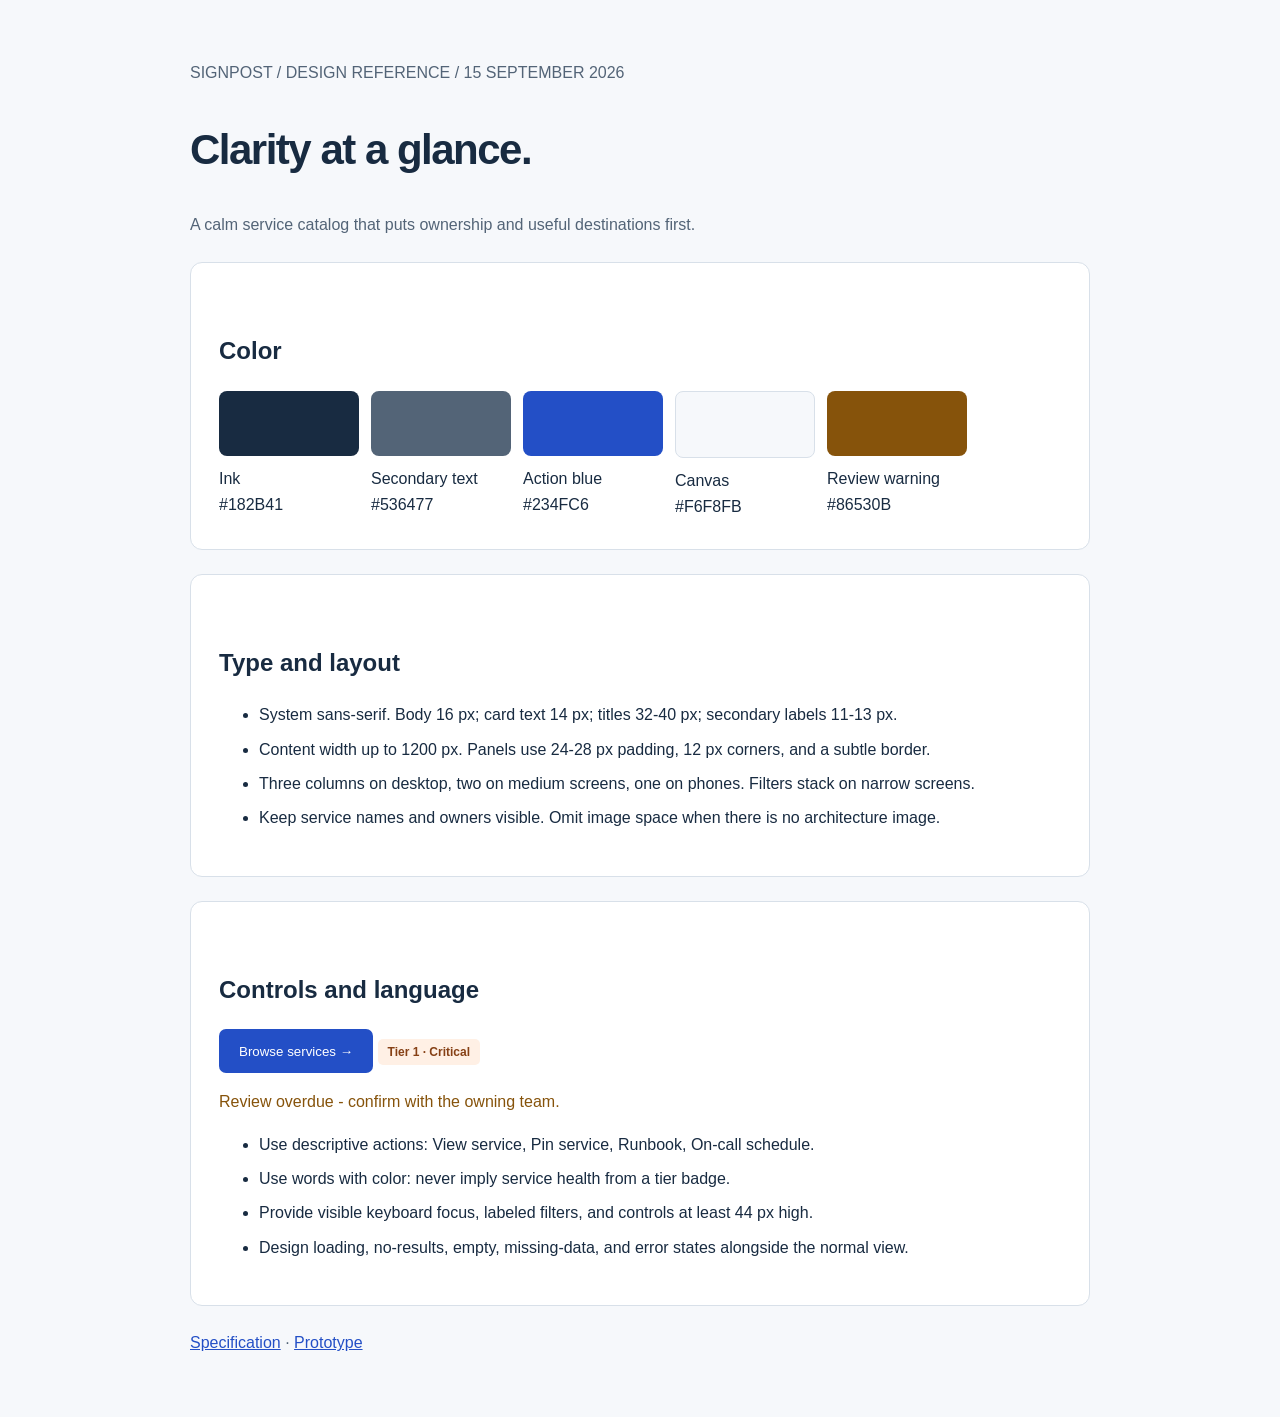
<file: docs/design/style-guide.html>
<!doctype html><html lang="en"><meta charset="utf-8"><meta name="viewport" content="width=device-width,initial-scale=1"><title>Signpost / Style guide</title><style>body{font:16px/1.65 -apple-system,BlinkMacSystemFont,'Segoe UI',sans-serif;background:#f6f8fb;color:#182b41;margin:0}main{max-width:900px;margin:60px auto;padding:0 24px}h1{font-size:42px;letter-spacing:-1.5px}h2{margin-top:40px}p{color:#536477}section{background:white;border:1px solid #d8e0e9;border-radius:12px;padding:28px;margin:24px 0}.swatches{display:flex;gap:12px;flex-wrap:wrap}.swatch{width:140px}.swatch b{display:block;height:65px;border-radius:8px;margin-bottom:10px}button{font:600 14px inherit;border:0;border-radius:7px;background:#234fc6;color:white;min-height:44px;padding:12px 20px}a{color:#234fc6}:focus-visible{outline:3px solid #234fc6;outline-offset:3px}.tag{font-size:12px;font-weight:700;background:#fff0e5;color:#864015;padding:6px 10px;border-radius:5px}.warning{color:#86530b}li{margin:8px 0}</style><main><p>SIGNPOST / DESIGN REFERENCE / 15 SEPTEMBER 2026</p><h1>Clarity at a glance.</h1><p>A calm service catalog that puts ownership and useful destinations first.</p><section><h2>Color</h2><div class="swatches"><div class="swatch"><b style="background:#182b41"></b>Ink<br>#182B41</div><div class="swatch"><b style="background:#536477"></b>Secondary text<br>#536477</div><div class="swatch"><b style="background:#234fc6"></b>Action blue<br>#234FC6</div><div class="swatch"><b style="background:#f6f8fb;border:1px solid #d8e0e9"></b>Canvas<br>#F6F8FB</div><div class="swatch"><b style="background:#86530b"></b>Review warning<br>#86530B</div></div></section><section><h2>Type and layout</h2><ul><li>System sans-serif. Body 16 px; card text 14 px; titles 32-40 px; secondary labels 11-13 px.</li><li>Content width up to 1200 px. Panels use 24-28 px padding, 12 px corners, and a subtle border.</li><li>Three columns on desktop, two on medium screens, one on phones. Filters stack on narrow screens.</li><li>Keep service names and owners visible. Omit image space when there is no architecture image.</li></ul></section><section><h2>Controls and language</h2><button>Browse services →</button> <span class="tag">Tier 1 · Critical</span><p class="warning">Review overdue - confirm with the owning team.</p><ul><li>Use descriptive actions: View service, Pin service, Runbook, On-call schedule.</li><li>Use words with color: never imply service health from a tier badge.</li><li>Provide visible keyboard focus, labeled filters, and controls at least 44 px high.</li><li>Design loading, no-results, empty, missing-data, and error states alongside the normal view.</li></ul></section><p><a href="specification.md">Specification</a> · <a href="../../index.html">Prototype</a></p></main></html>
</file>
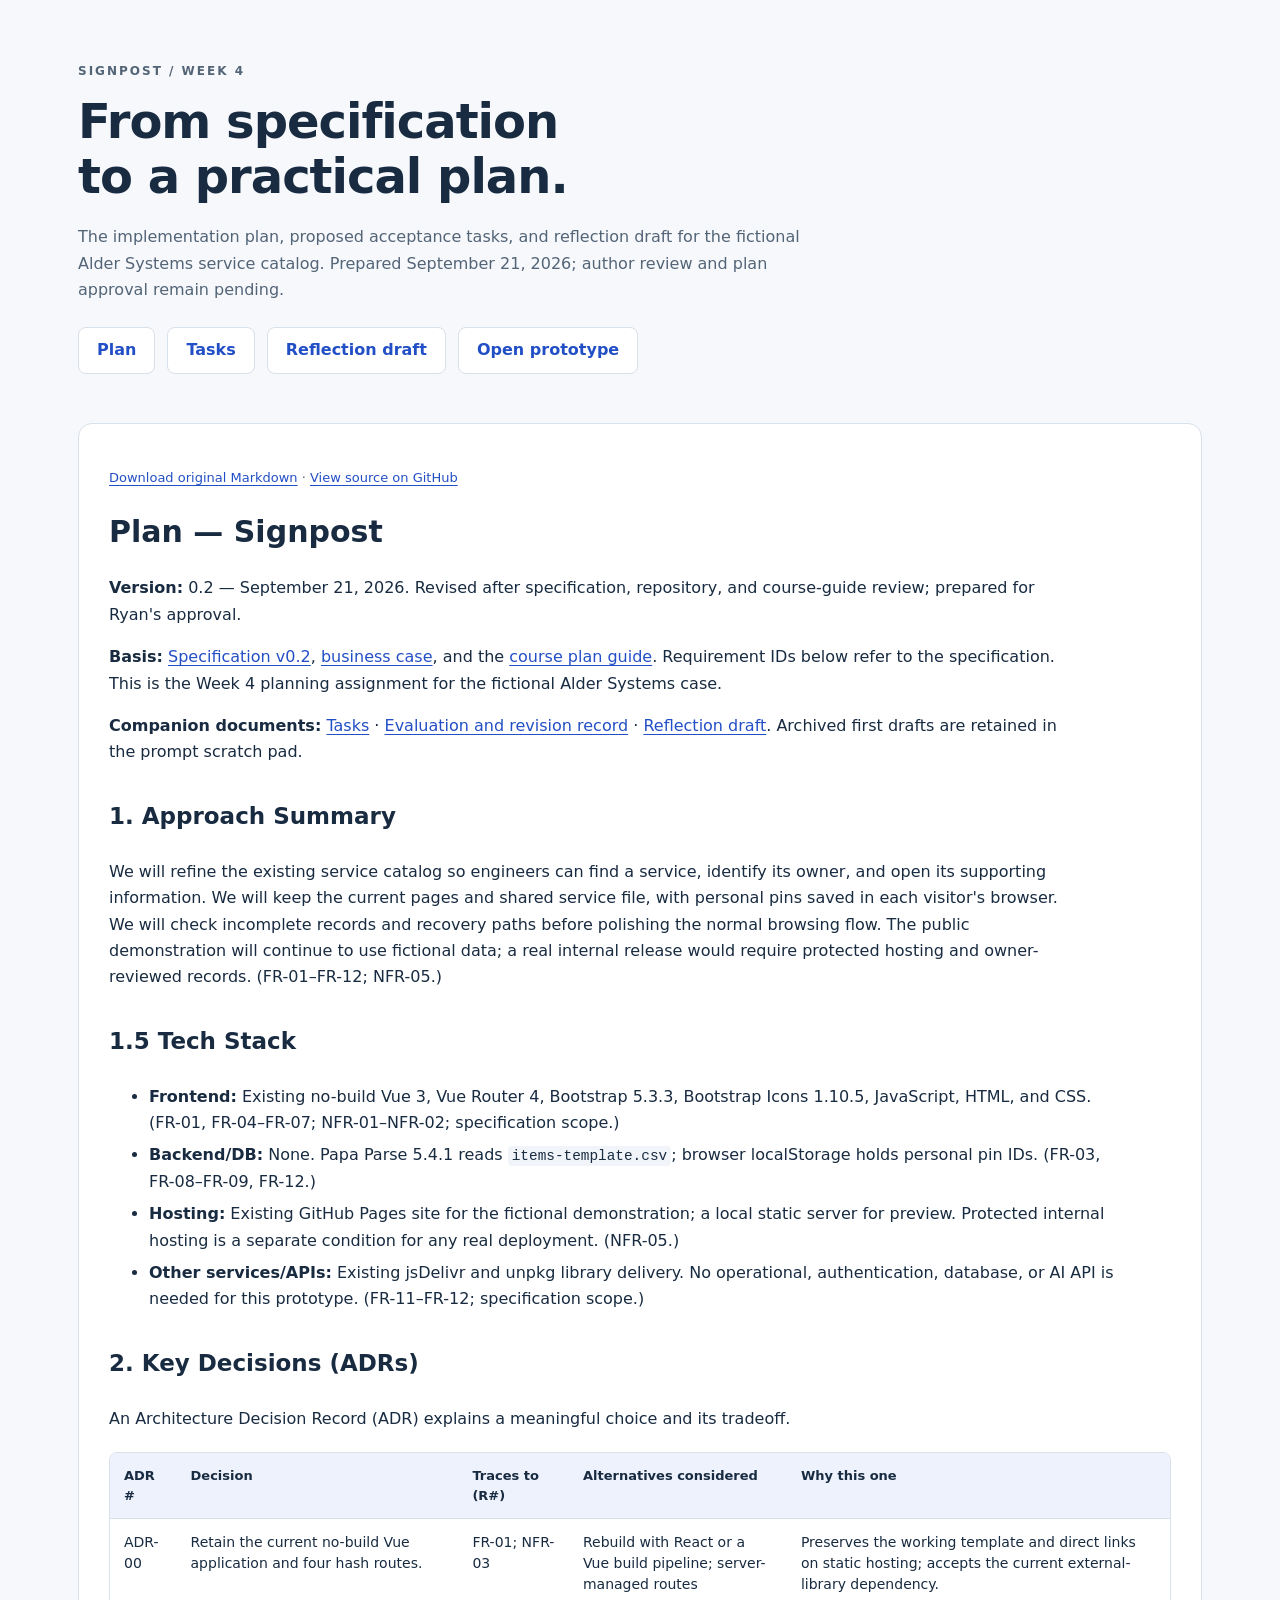
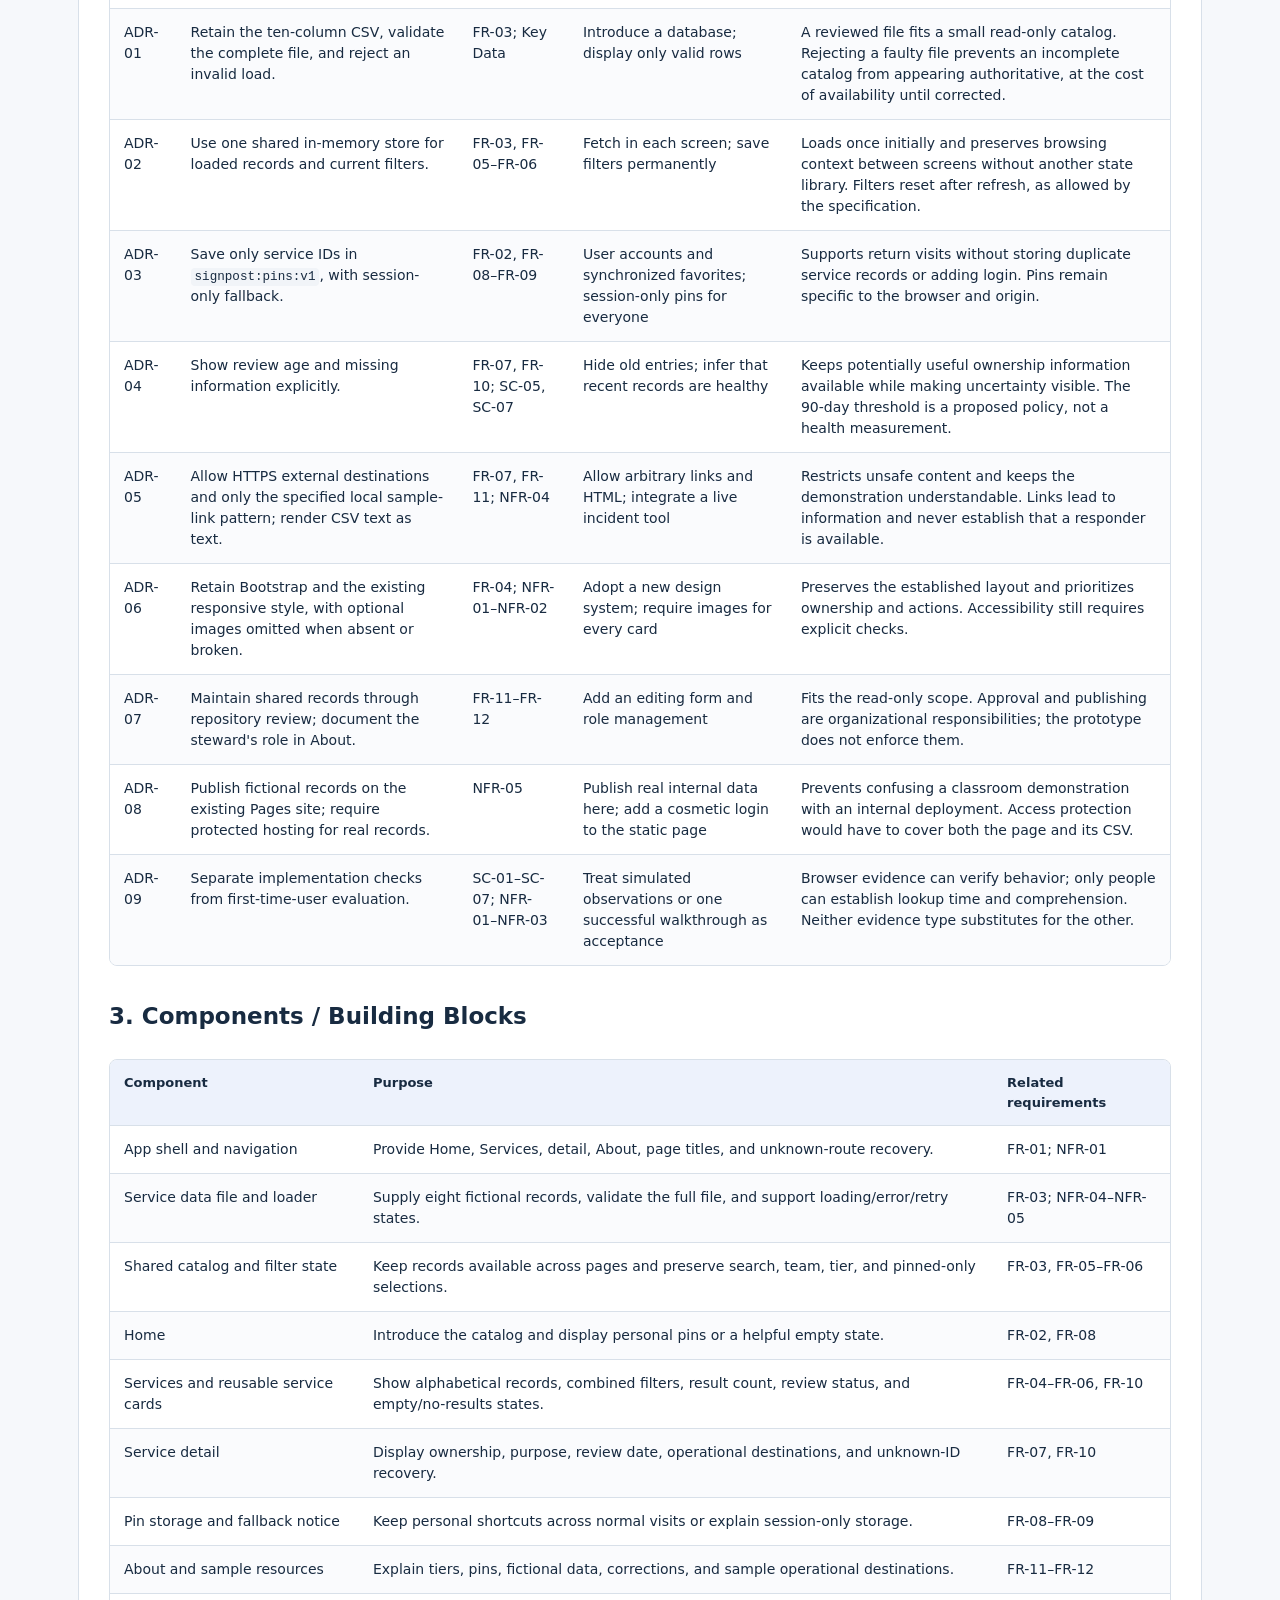
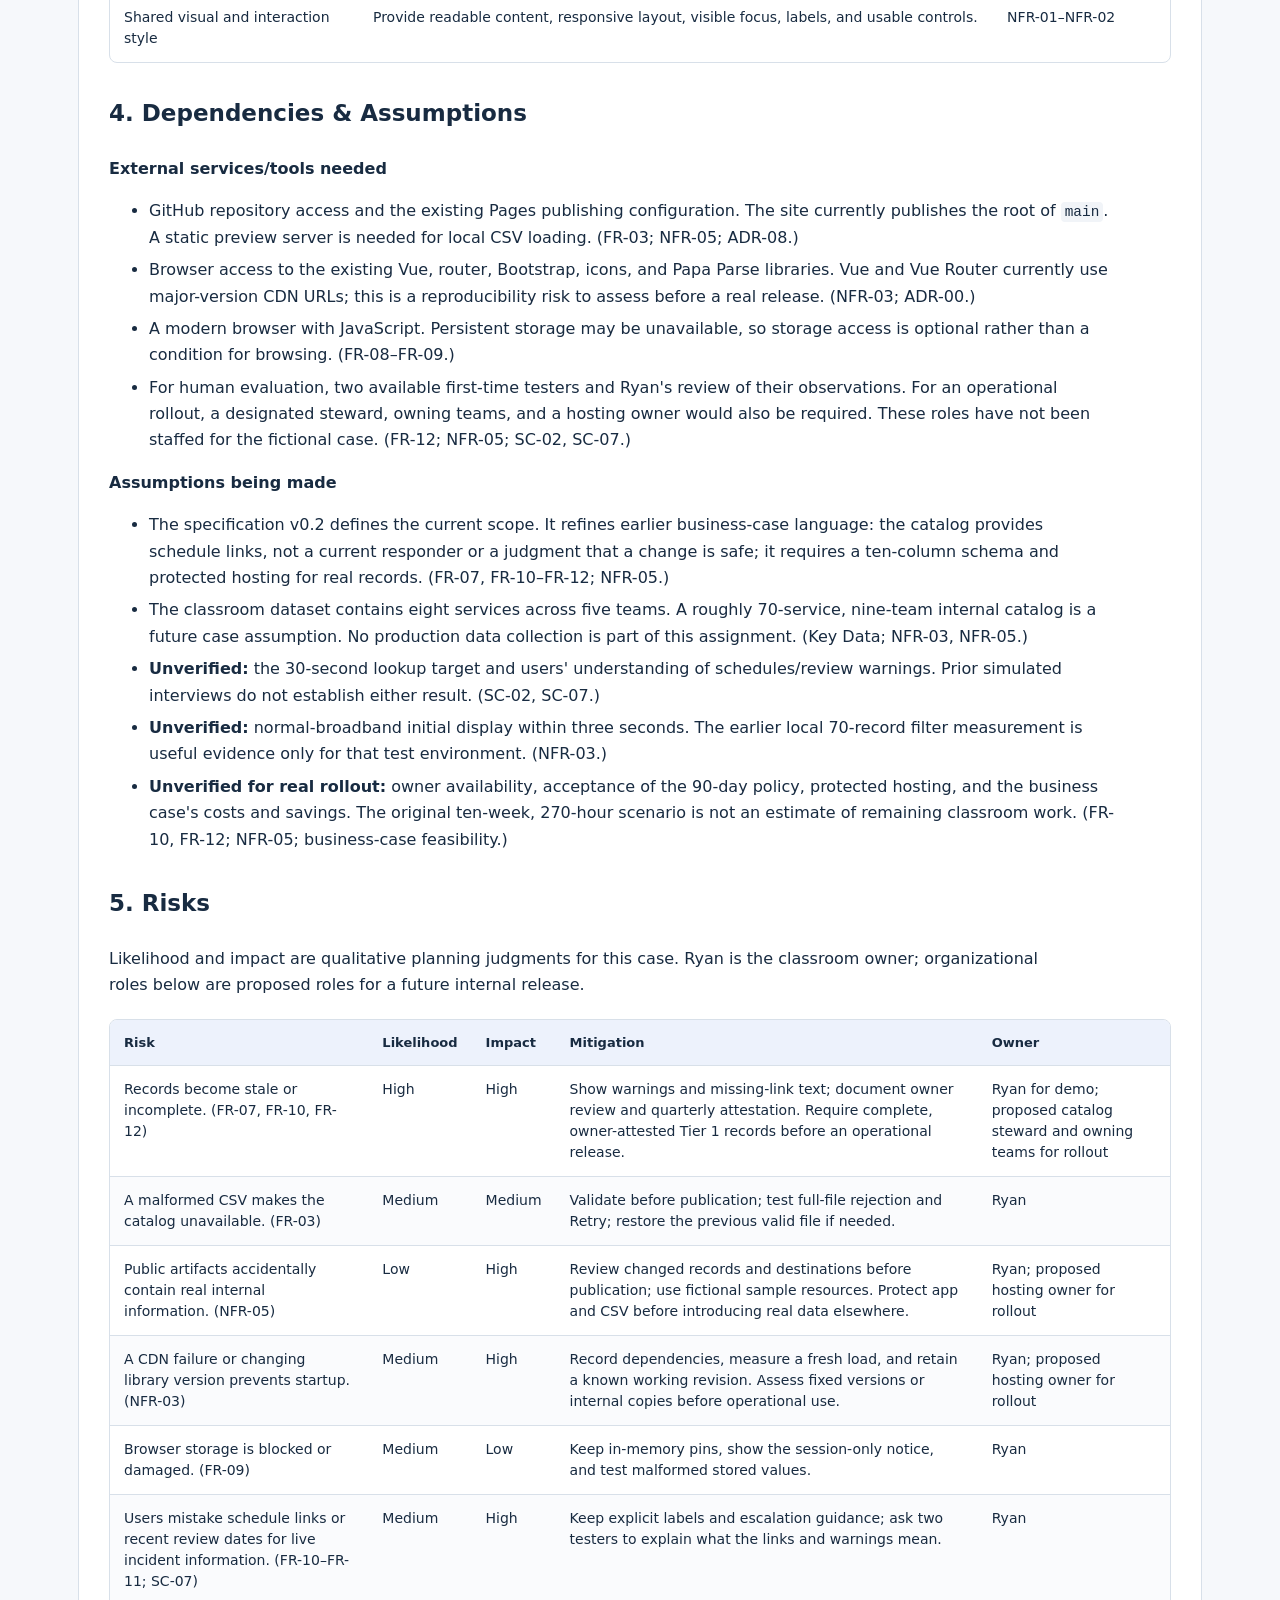
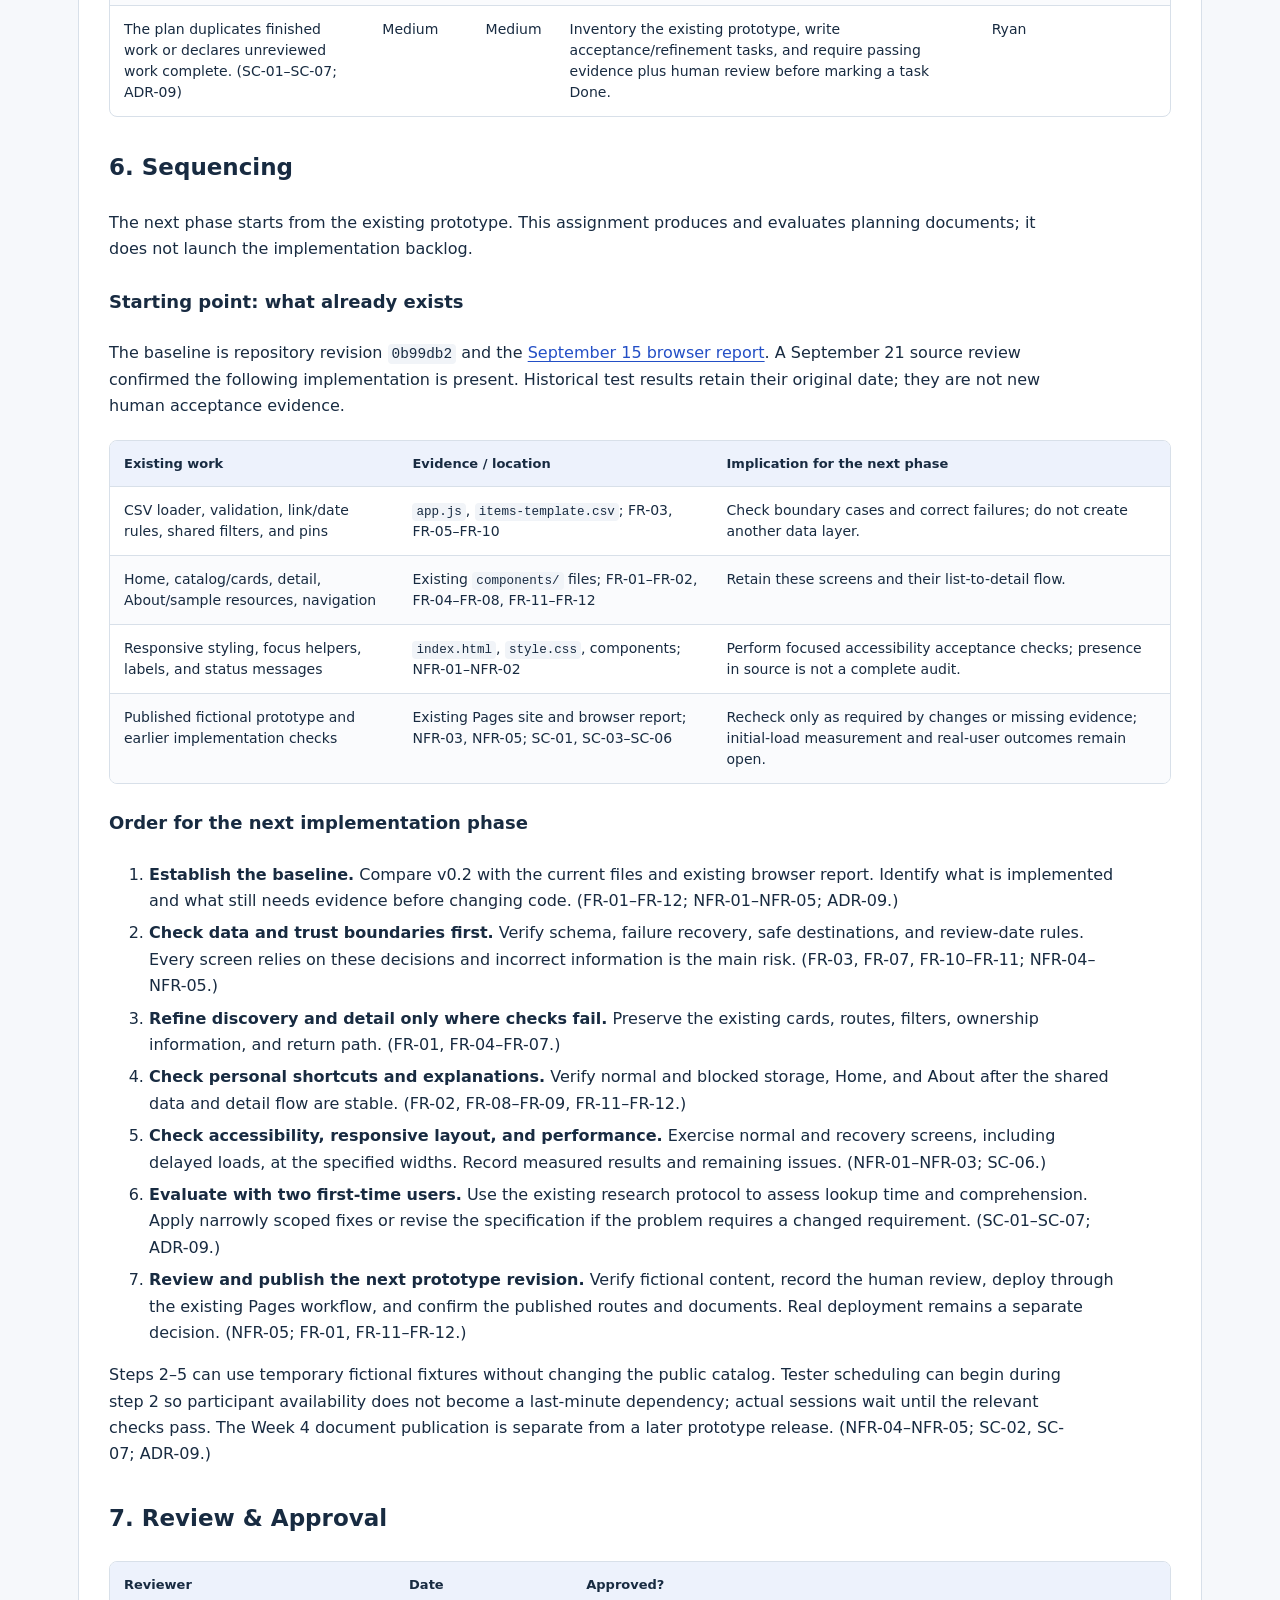
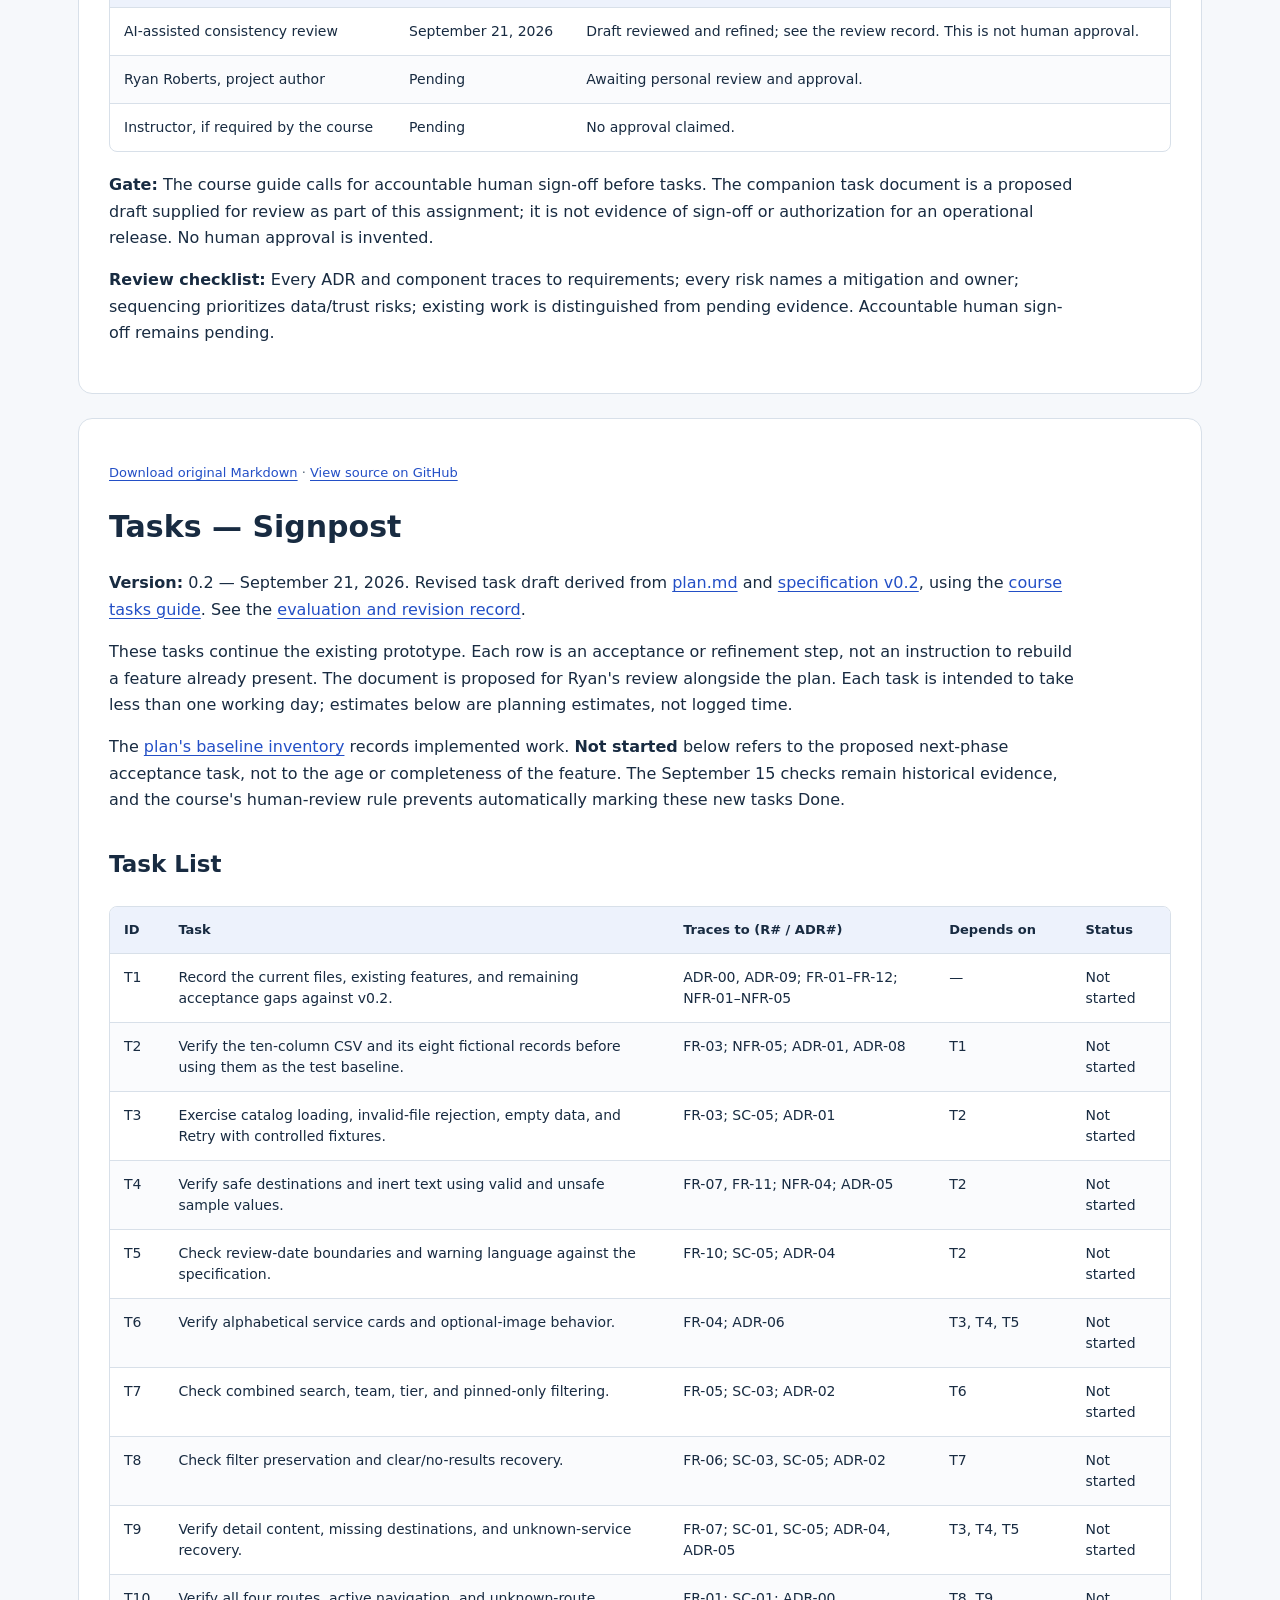
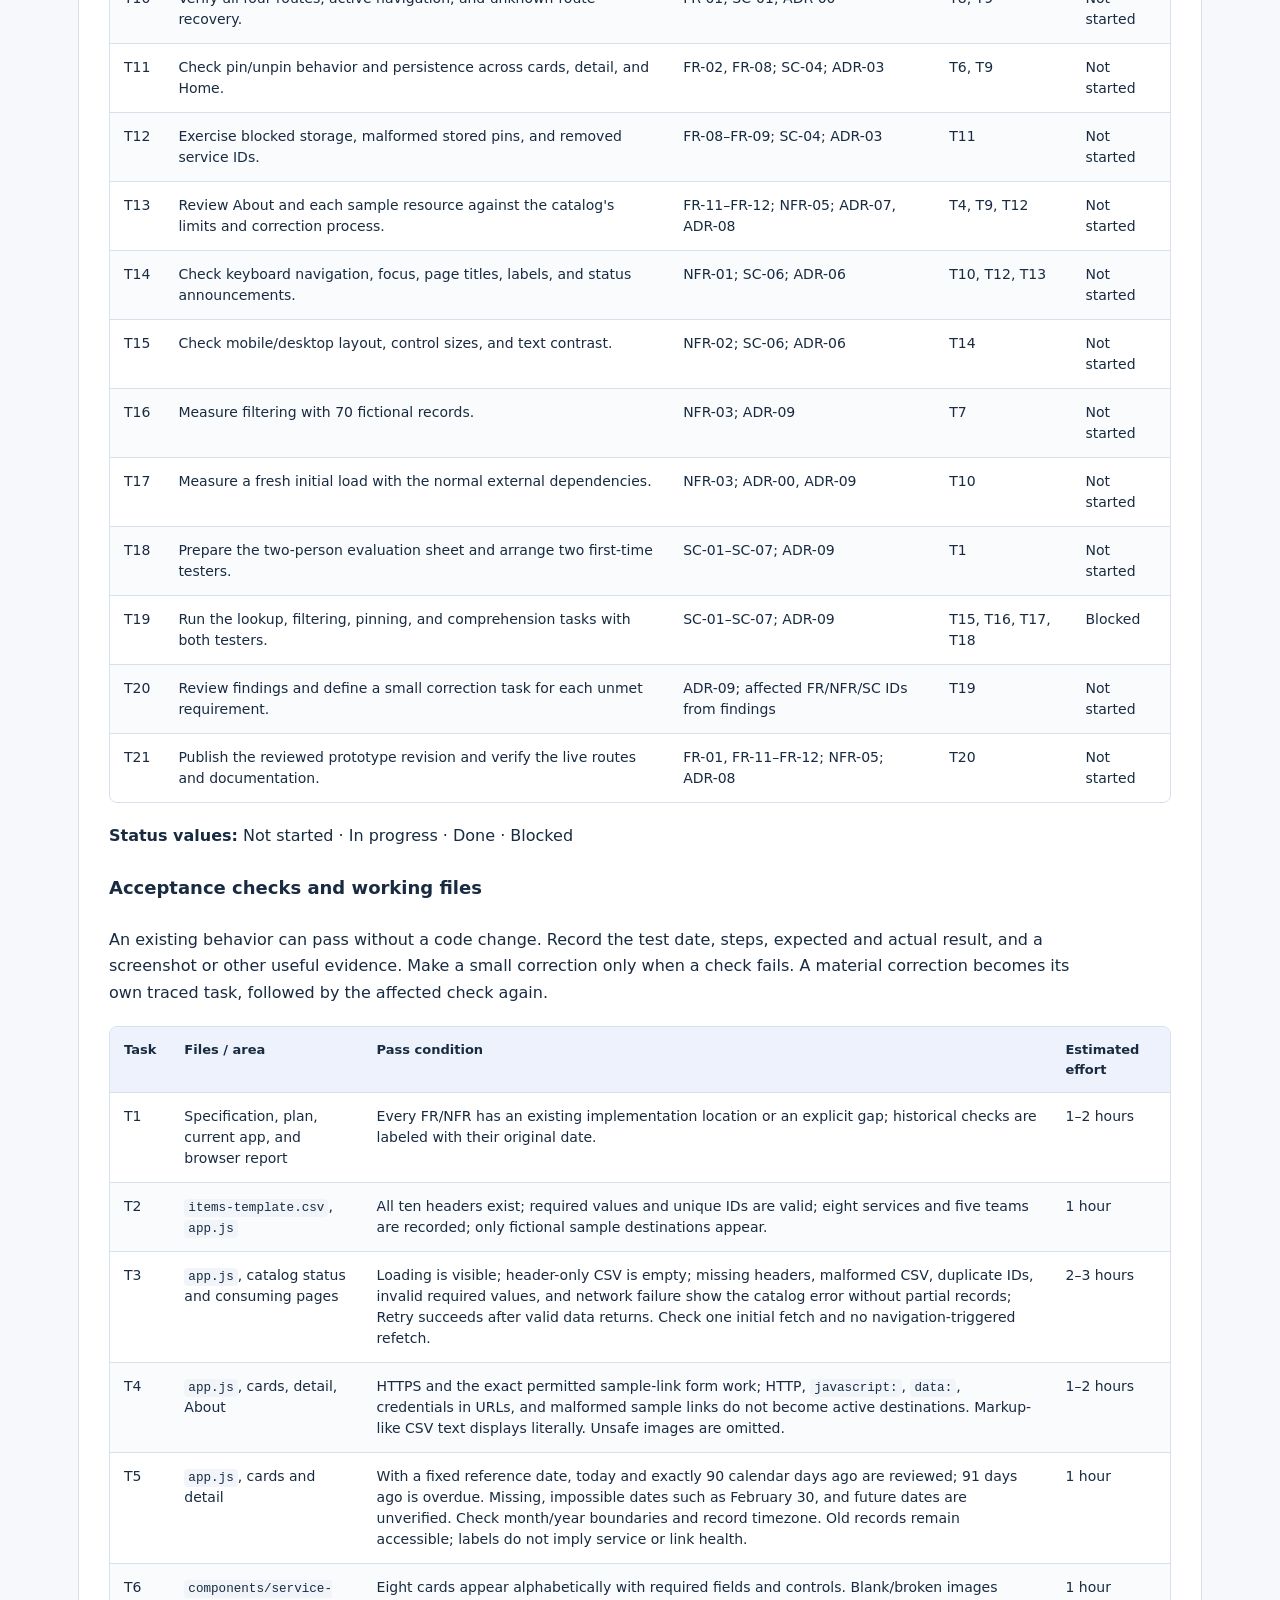
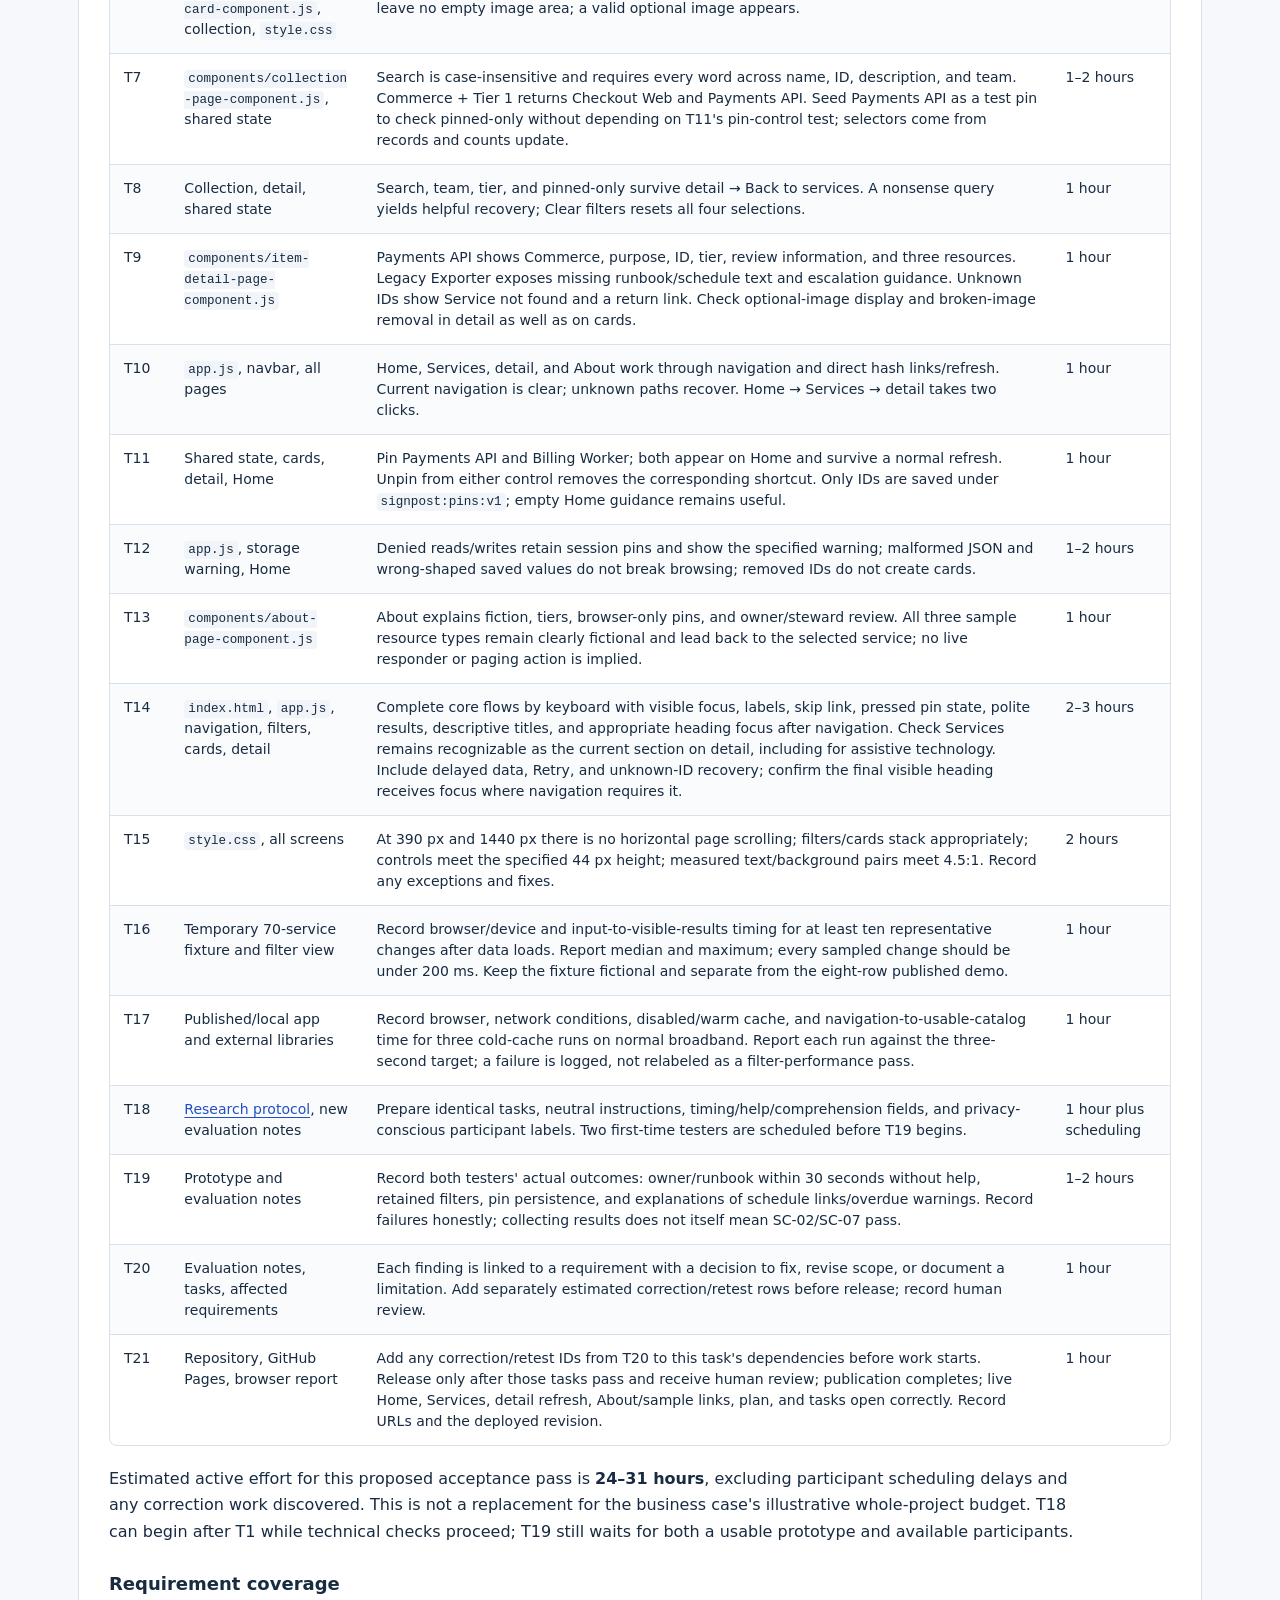
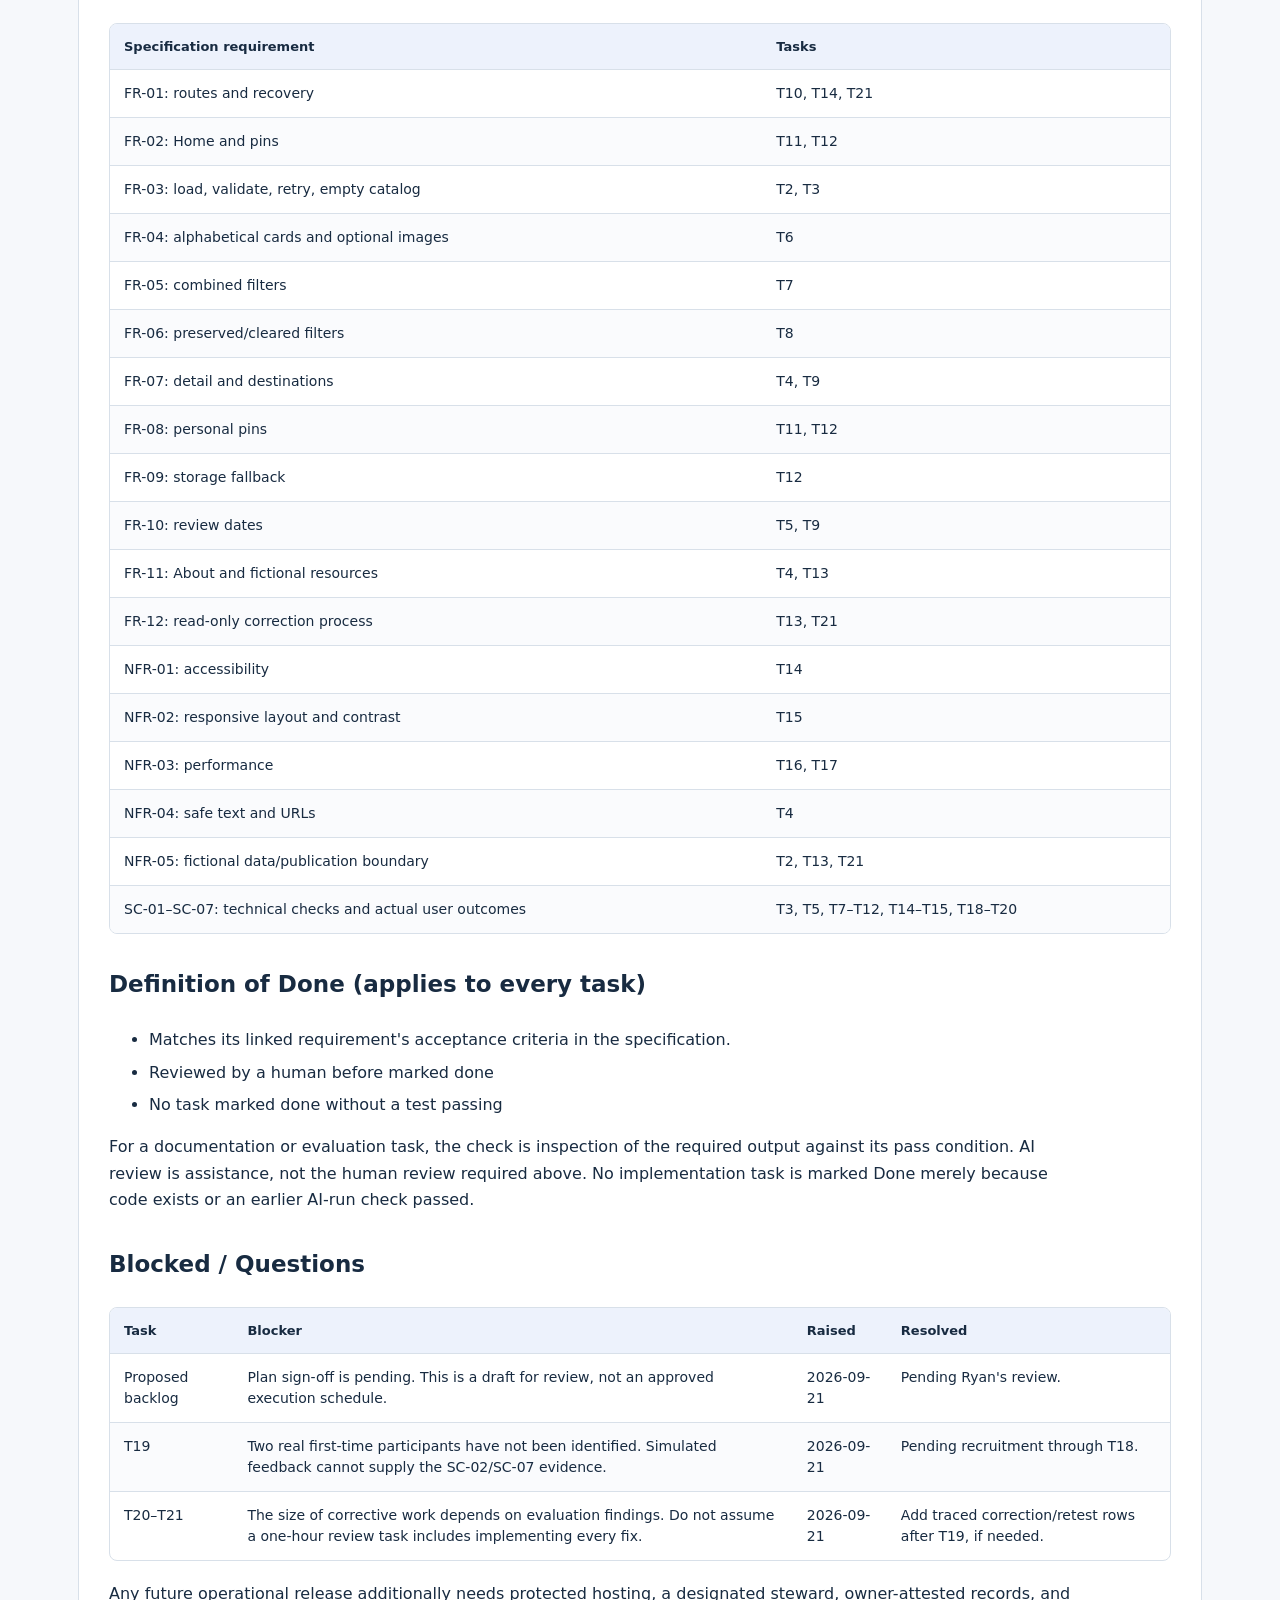
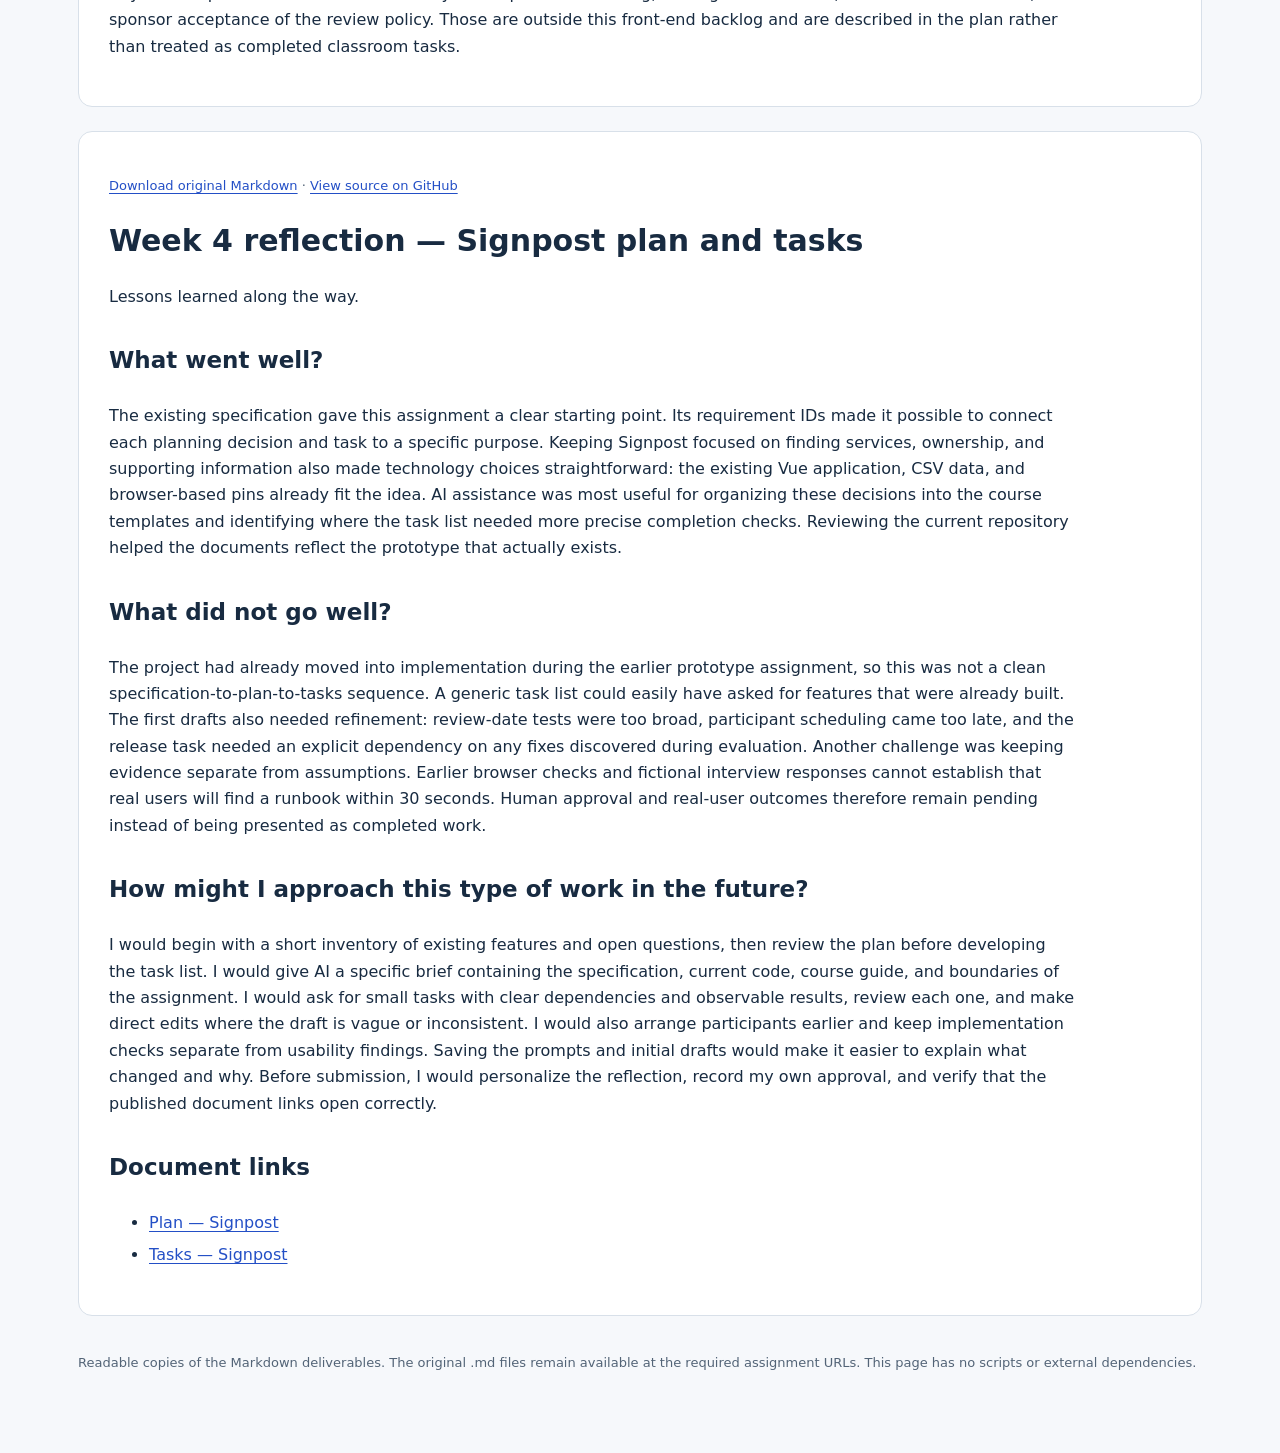
<file: docs/design/week-4.html>
<!doctype html>
<html lang="en"><head><meta charset="utf-8"><meta name="viewport" content="width=device-width,initial-scale=1"><title>Signpost · Week 4 planning documents</title>
<meta name="description" content="Read Signpost's implementation plan, task list, and reflection draft.">
<style>
:root{color-scheme:light;--ink:#182b41;--muted:#536477;--blue:#234fc6;--line:#d8e0e9}*{box-sizing:border-box}html{scroll-padding-top:20px}body{margin:0;background:#f6f8fb;color:var(--ink);font:16px/1.65 system-ui,-apple-system,sans-serif}main{max-width:1180px;margin:auto;padding:40px 28px}a{color:var(--blue);text-underline-offset:3px}a:focus-visible,.table-wrap:focus-visible{outline:3px solid var(--blue);outline-offset:4px}header{padding:10px 0 25px}.eyebrow{font-size:12px;font-weight:750;letter-spacing:2px;color:var(--muted)}h1{font-size:clamp(32px,5vw,48px);line-height:1.15;letter-spacing:-1px;margin:12px 0 20px}h2{font-size:30px;line-height:1.25}h3{font-size:23px;margin-top:32px}h4{font-size:18px}.intro{max-width:760px;color:var(--muted)}nav{display:flex;gap:12px;flex-wrap:wrap;margin:24px 0 0}nav a{padding:9px 18px;border:1px solid var(--line);border-radius:8px;background:white;min-height:44px;text-decoration:none;font-weight:650}article{background:white;border:1px solid var(--line);border-radius:14px;padding:30px;margin:24px 0}article:target{border-color:var(--blue)}p,li{max-width:95ch}li{margin:6px 0}.source-link{font-size:13px;color:var(--muted)}.table-wrap{overflow:auto;margin:20px 0;border:1px solid var(--line);border-radius:8px}table{border-collapse:collapse;min-width:650px;width:100%;font-size:14px;line-height:1.5}th,td{text-align:left;vertical-align:top;padding:13px 14px;border-bottom:1px solid var(--line)}th{background:#edf2fc;font-size:13px;font-weight:750}tr:last-child td{border-bottom:none}tr:nth-child(even) td{background:#fafbfd}code{font:0.9em ui-monospace,monospace;overflow-wrap:anywhere;background:#f1f4f8;padding:2px 4px;border-radius:4px}blockquote{border-left:3px solid var(--blue);margin-left:0;padding-left:18px;color:var(--muted)}footer{padding:12px 0 40px;color:var(--muted);font-size:13px}.skip{position:absolute;left:12px;top:-100px;background:white;padding:12px}.skip:focus{top:10px}@media(max-width:600px){main{padding:24px 16px}article{padding:20px 16px}h2{font-size:25px}nav{gap:8px}nav a{padding:9px 12px}}
</style></head><body><a class="skip" href="#documents">Skip to documents</a><main><header><p class="eyebrow">SIGNPOST / WEEK 4</p><h1>From specification<br>to a practical plan.</h1><p class="intro">The implementation plan, proposed acceptance tasks, and reflection draft for the fictional Alder Systems service catalog. Prepared September 21, 2026; author review and plan approval remain pending.</p><nav aria-label="Document navigation"><a href="#plan">Plan</a><a href="#tasks">Tasks</a><a href="#reflection">Reflection draft</a><a href="../../">Open prototype</a></nav></header><div id="documents">
<article id="plan"><p class="source-link"><a href="plan.md">Download original Markdown</a> · <a href="https://github.com/ryroiu/business_case/blob/main/docs/design/plan.md">View source on GitHub</a></p><h2 id="plan-plan-signpost">Plan — Signpost</h2>
<p><strong>Version:</strong> 0.2 — September 21, 2026. Revised after specification, repository, and course-guide review; prepared for Ryan's approval.</p>
<p><strong>Basis:</strong> <a href="specification.md">Specification v0.2</a>, <a href="business-case.md">business case</a>, and the <a href="reference/plan-guide.md">course plan guide</a>. Requirement IDs below refer to the specification. This is the Week 4 planning assignment for the fictional Alder Systems case.</p>
<p><strong>Companion documents:</strong> <a href="#tasks">Tasks</a> · <a href="planning-review.md">Evaluation and revision record</a> · <a href="#reflection">Reflection draft</a>. Archived first drafts are retained in the prompt scratch pad.</p>
<h3 id="plan-1-approach-summary">1. Approach Summary</h3>
<p>We will refine the existing service catalog so engineers can find a service, identify its owner, and open its supporting information. We will keep the current pages and shared service file, with personal pins saved in each visitor's browser. We will check incomplete records and recovery paths before polishing the normal browsing flow. The public demonstration will continue to use fictional data; a real internal release would require protected hosting and owner-reviewed records. (FR-01–FR-12; NFR-05.)</p>
<h3 id="plan-15-tech-stack">1.5 Tech Stack</h3>
<ul>
<li><strong>Frontend:</strong> Existing no-build Vue 3, Vue Router 4, Bootstrap 5.3.3, Bootstrap Icons 1.10.5, JavaScript, HTML, and CSS. (FR-01, FR-04–FR-07; NFR-01–NFR-02; specification scope.)</li>
<li><strong>Backend/DB:</strong> None. Papa Parse 5.4.1 reads <code>items-template.csv</code>; browser localStorage holds personal pin IDs. (FR-03, FR-08–FR-09, FR-12.)</li>
<li><strong>Hosting:</strong> Existing GitHub Pages site for the fictional demonstration; a local static server for preview. Protected internal hosting is a separate condition for any real deployment. (NFR-05.)</li>
<li><strong>Other services/APIs:</strong> Existing jsDelivr and unpkg library delivery. No operational, authentication, database, or AI API is needed for this prototype. (FR-11–FR-12; specification scope.)</li>
</ul>
<h3 id="plan-2-key-decisions-adrs">2. Key Decisions (ADRs)</h3>
<p>An Architecture Decision Record (ADR) explains a meaningful choice and its tradeoff.</p>
<div class="table-wrap" tabindex="0" role="region" aria-label="Scrollable document table"><table>
<thead>
<tr>
<th>ADR #</th>
<th>Decision</th>
<th>Traces to (R#)</th>
<th>Alternatives considered</th>
<th>Why this one</th>
</tr>
</thead>
<tbody>
<tr>
<td>ADR-00</td>
<td>Retain the current no-build Vue application and four hash routes.</td>
<td>FR-01; NFR-03</td>
<td>Rebuild with React or a Vue build pipeline; server-managed routes</td>
<td>Preserves the working template and direct links on static hosting; accepts the current external-library dependency.</td>
</tr>
<tr>
<td>ADR-01</td>
<td>Retain the ten-column CSV, validate the complete file, and reject an invalid load.</td>
<td>FR-03; Key Data</td>
<td>Introduce a database; display only valid rows</td>
<td>A reviewed file fits a small read-only catalog. Rejecting a faulty file prevents an incomplete catalog from appearing authoritative, at the cost of availability until corrected.</td>
</tr>
<tr>
<td>ADR-02</td>
<td>Use one shared in-memory store for loaded records and current filters.</td>
<td>FR-03, FR-05–FR-06</td>
<td>Fetch in each screen; save filters permanently</td>
<td>Loads once initially and preserves browsing context between screens without another state library. Filters reset after refresh, as allowed by the specification.</td>
</tr>
<tr>
<td>ADR-03</td>
<td>Save only service IDs in <code>signpost:pins:v1</code>, with session-only fallback.</td>
<td>FR-02, FR-08–FR-09</td>
<td>User accounts and synchronized favorites; session-only pins for everyone</td>
<td>Supports return visits without storing duplicate service records or adding login. Pins remain specific to the browser and origin.</td>
</tr>
<tr>
<td>ADR-04</td>
<td>Show review age and missing information explicitly.</td>
<td>FR-07, FR-10; SC-05, SC-07</td>
<td>Hide old entries; infer that recent records are healthy</td>
<td>Keeps potentially useful ownership information available while making uncertainty visible. The 90-day threshold is a proposed policy, not a health measurement.</td>
</tr>
<tr>
<td>ADR-05</td>
<td>Allow HTTPS external destinations and only the specified local sample-link pattern; render CSV text as text.</td>
<td>FR-07, FR-11; NFR-04</td>
<td>Allow arbitrary links and HTML; integrate a live incident tool</td>
<td>Restricts unsafe content and keeps the demonstration understandable. Links lead to information and never establish that a responder is available.</td>
</tr>
<tr>
<td>ADR-06</td>
<td>Retain Bootstrap and the existing responsive style, with optional images omitted when absent or broken.</td>
<td>FR-04; NFR-01–NFR-02</td>
<td>Adopt a new design system; require images for every card</td>
<td>Preserves the established layout and prioritizes ownership and actions. Accessibility still requires explicit checks.</td>
</tr>
<tr>
<td>ADR-07</td>
<td>Maintain shared records through repository review; document the steward's role in About.</td>
<td>FR-11–FR-12</td>
<td>Add an editing form and role management</td>
<td>Fits the read-only scope. Approval and publishing are organizational responsibilities; the prototype does not enforce them.</td>
</tr>
<tr>
<td>ADR-08</td>
<td>Publish fictional records on the existing Pages site; require protected hosting for real records.</td>
<td>NFR-05</td>
<td>Publish real internal data here; add a cosmetic login to the static page</td>
<td>Prevents confusing a classroom demonstration with an internal deployment. Access protection would have to cover both the page and its CSV.</td>
</tr>
<tr>
<td>ADR-09</td>
<td>Separate implementation checks from first-time-user evaluation.</td>
<td>SC-01–SC-07; NFR-01–NFR-03</td>
<td>Treat simulated observations or one successful walkthrough as acceptance</td>
<td>Browser evidence can verify behavior; only people can establish lookup time and comprehension. Neither evidence type substitutes for the other.</td>
</tr>
</tbody>
</table></div>
<h3 id="plan-3-components-building-blocks">3. Components / Building Blocks</h3>
<div class="table-wrap" tabindex="0" role="region" aria-label="Scrollable document table"><table>
<thead>
<tr>
<th>Component</th>
<th>Purpose</th>
<th>Related requirements</th>
</tr>
</thead>
<tbody>
<tr>
<td>App shell and navigation</td>
<td>Provide Home, Services, detail, About, page titles, and unknown-route recovery.</td>
<td>FR-01; NFR-01</td>
</tr>
<tr>
<td>Service data file and loader</td>
<td>Supply eight fictional records, validate the full file, and support loading/error/retry states.</td>
<td>FR-03; NFR-04–NFR-05</td>
</tr>
<tr>
<td>Shared catalog and filter state</td>
<td>Keep records available across pages and preserve search, team, tier, and pinned-only selections.</td>
<td>FR-03, FR-05–FR-06</td>
</tr>
<tr>
<td>Home</td>
<td>Introduce the catalog and display personal pins or a helpful empty state.</td>
<td>FR-02, FR-08</td>
</tr>
<tr>
<td>Services and reusable service cards</td>
<td>Show alphabetical records, combined filters, result count, review status, and empty/no-results states.</td>
<td>FR-04–FR-06, FR-10</td>
</tr>
<tr>
<td>Service detail</td>
<td>Display ownership, purpose, review date, operational destinations, and unknown-ID recovery.</td>
<td>FR-07, FR-10</td>
</tr>
<tr>
<td>Pin storage and fallback notice</td>
<td>Keep personal shortcuts across normal visits or explain session-only storage.</td>
<td>FR-08–FR-09</td>
</tr>
<tr>
<td>About and sample resources</td>
<td>Explain tiers, pins, fictional data, corrections, and sample operational destinations.</td>
<td>FR-11–FR-12</td>
</tr>
<tr>
<td>Shared visual and interaction style</td>
<td>Provide readable content, responsive layout, visible focus, labels, and usable controls.</td>
<td>NFR-01–NFR-02</td>
</tr>
</tbody>
</table></div>
<h3 id="plan-4-dependencies-assumptions">4. Dependencies &amp; Assumptions</h3>
<p><strong>External services/tools needed</strong></p>
<ul>
<li>GitHub repository access and the existing Pages publishing configuration. The site currently publishes the root of <code>main</code>. A static preview server is needed for local CSV loading. (FR-03; NFR-05; ADR-08.)</li>
<li>Browser access to the existing Vue, router, Bootstrap, icons, and Papa Parse libraries. Vue and Vue Router currently use major-version CDN URLs; this is a reproducibility risk to assess before a real release. (NFR-03; ADR-00.)</li>
<li>A modern browser with JavaScript. Persistent storage may be unavailable, so storage access is optional rather than a condition for browsing. (FR-08–FR-09.)</li>
<li>For human evaluation, two available first-time testers and Ryan's review of their observations. For an operational rollout, a designated steward, owning teams, and a hosting owner would also be required. These roles have not been staffed for the fictional case. (FR-12; NFR-05; SC-02, SC-07.)</li>
</ul>
<p><strong>Assumptions being made</strong></p>
<ul>
<li>The specification v0.2 defines the current scope. It refines earlier business-case language: the catalog provides schedule links, not a current responder or a judgment that a change is safe; it requires a ten-column schema and protected hosting for real records. (FR-07, FR-10–FR-12; NFR-05.)</li>
<li>The classroom dataset contains eight services across five teams. A roughly 70-service, nine-team internal catalog is a future case assumption. No production data collection is part of this assignment. (Key Data; NFR-03, NFR-05.)</li>
<li><strong>Unverified:</strong> the 30-second lookup target and users' understanding of schedules/review warnings. Prior simulated interviews do not establish either result. (SC-02, SC-07.)</li>
<li><strong>Unverified:</strong> normal-broadband initial display within three seconds. The earlier local 70-record filter measurement is useful evidence only for that test environment. (NFR-03.)</li>
<li><strong>Unverified for real rollout:</strong> owner availability, acceptance of the 90-day policy, protected hosting, and the business case's costs and savings. The original ten-week, 270-hour scenario is not an estimate of remaining classroom work. (FR-10, FR-12; NFR-05; business-case feasibility.)</li>
</ul>
<h3 id="plan-5-risks">5. Risks</h3>
<p>Likelihood and impact are qualitative planning judgments for this case. Ryan is the classroom owner; organizational roles below are proposed roles for a future internal release.</p>
<div class="table-wrap" tabindex="0" role="region" aria-label="Scrollable document table"><table>
<thead>
<tr>
<th>Risk</th>
<th>Likelihood</th>
<th>Impact</th>
<th>Mitigation</th>
<th>Owner</th>
</tr>
</thead>
<tbody>
<tr>
<td>Records become stale or incomplete. (FR-07, FR-10, FR-12)</td>
<td>High</td>
<td>High</td>
<td>Show warnings and missing-link text; document owner review and quarterly attestation. Require complete, owner-attested Tier 1 records before an operational release.</td>
<td>Ryan for demo; proposed catalog steward and owning teams for rollout</td>
</tr>
<tr>
<td>A malformed CSV makes the catalog unavailable. (FR-03)</td>
<td>Medium</td>
<td>Medium</td>
<td>Validate before publication; test full-file rejection and Retry; restore the previous valid file if needed.</td>
<td>Ryan</td>
</tr>
<tr>
<td>Public artifacts accidentally contain real internal information. (NFR-05)</td>
<td>Low</td>
<td>High</td>
<td>Review changed records and destinations before publication; use fictional sample resources. Protect app and CSV before introducing real data elsewhere.</td>
<td>Ryan; proposed hosting owner for rollout</td>
</tr>
<tr>
<td>A CDN failure or changing library version prevents startup. (NFR-03)</td>
<td>Medium</td>
<td>High</td>
<td>Record dependencies, measure a fresh load, and retain a known working revision. Assess fixed versions or internal copies before operational use.</td>
<td>Ryan; proposed hosting owner for rollout</td>
</tr>
<tr>
<td>Browser storage is blocked or damaged. (FR-09)</td>
<td>Medium</td>
<td>Low</td>
<td>Keep in-memory pins, show the session-only notice, and test malformed stored values.</td>
<td>Ryan</td>
</tr>
<tr>
<td>Users mistake schedule links or recent review dates for live incident information. (FR-10–FR-11; SC-07)</td>
<td>Medium</td>
<td>High</td>
<td>Keep explicit labels and escalation guidance; ask two testers to explain what the links and warnings mean.</td>
<td>Ryan</td>
</tr>
<tr>
<td>The plan duplicates finished work or declares unreviewed work complete. (SC-01–SC-07; ADR-09)</td>
<td>Medium</td>
<td>Medium</td>
<td>Inventory the existing prototype, write acceptance/refinement tasks, and require passing evidence plus human review before marking a task Done.</td>
<td>Ryan</td>
</tr>
</tbody>
</table></div>
<h3 id="plan-6-sequencing">6. Sequencing</h3>
<p>The next phase starts from the existing prototype. This assignment produces and evaluates planning documents; it does not launch the implementation backlog.</p>
<h4 id="plan-starting-point-what-already-exists">Starting point: what already exists</h4>
<p>The baseline is repository revision <code>0b99db2</code> and the <a href="browser-checks.md">September 15 browser report</a>. A September 21 source review confirmed the following implementation is present. Historical test results retain their original date; they are not new human acceptance evidence.</p>
<div class="table-wrap" tabindex="0" role="region" aria-label="Scrollable document table"><table>
<thead>
<tr>
<th>Existing work</th>
<th>Evidence / location</th>
<th>Implication for the next phase</th>
</tr>
</thead>
<tbody>
<tr>
<td>CSV loader, validation, link/date rules, shared filters, and pins</td>
<td><code>app.js</code>, <code>items-template.csv</code>; FR-03, FR-05–FR-10</td>
<td>Check boundary cases and correct failures; do not create another data layer.</td>
</tr>
<tr>
<td>Home, catalog/cards, detail, About/sample resources, navigation</td>
<td>Existing <code>components/</code> files; FR-01–FR-02, FR-04–FR-08, FR-11–FR-12</td>
<td>Retain these screens and their list-to-detail flow.</td>
</tr>
<tr>
<td>Responsive styling, focus helpers, labels, and status messages</td>
<td><code>index.html</code>, <code>style.css</code>, components; NFR-01–NFR-02</td>
<td>Perform focused accessibility acceptance checks; presence in source is not a complete audit.</td>
</tr>
<tr>
<td>Published fictional prototype and earlier implementation checks</td>
<td>Existing Pages site and browser report; NFR-03, NFR-05; SC-01, SC-03–SC-06</td>
<td>Recheck only as required by changes or missing evidence; initial-load measurement and real-user outcomes remain open.</td>
</tr>
</tbody>
</table></div>
<h4 id="plan-order-for-the-next-implementation-phase">Order for the next implementation phase</h4>
<ol>
<li><strong>Establish the baseline.</strong> Compare v0.2 with the current files and existing browser report. Identify what is implemented and what still needs evidence before changing code. (FR-01–FR-12; NFR-01–NFR-05; ADR-09.)</li>
<li><strong>Check data and trust boundaries first.</strong> Verify schema, failure recovery, safe destinations, and review-date rules. Every screen relies on these decisions and incorrect information is the main risk. (FR-03, FR-07, FR-10–FR-11; NFR-04–NFR-05.)</li>
<li><strong>Refine discovery and detail only where checks fail.</strong> Preserve the existing cards, routes, filters, ownership information, and return path. (FR-01, FR-04–FR-07.)</li>
<li><strong>Check personal shortcuts and explanations.</strong> Verify normal and blocked storage, Home, and About after the shared data and detail flow are stable. (FR-02, FR-08–FR-09, FR-11–FR-12.)</li>
<li><strong>Check accessibility, responsive layout, and performance.</strong> Exercise normal and recovery screens, including delayed loads, at the specified widths. Record measured results and remaining issues. (NFR-01–NFR-03; SC-06.)</li>
<li><strong>Evaluate with two first-time users.</strong> Use the existing research protocol to assess lookup time and comprehension. Apply narrowly scoped fixes or revise the specification if the problem requires a changed requirement. (SC-01–SC-07; ADR-09.)</li>
<li><strong>Review and publish the next prototype revision.</strong> Verify fictional content, record the human review, deploy through the existing Pages workflow, and confirm the published routes and documents. Real deployment remains a separate decision. (NFR-05; FR-01, FR-11–FR-12.)</li>
</ol>
<p>Steps 2–5 can use temporary fictional fixtures without changing the public catalog. Tester scheduling can begin during step 2 so participant availability does not become a last-minute dependency; actual sessions wait until the relevant checks pass. The Week 4 document publication is separate from a later prototype release. (NFR-04–NFR-05; SC-02, SC-07; ADR-09.)</p>
<h3 id="plan-7-review-approval">7. Review &amp; Approval</h3>
<div class="table-wrap" tabindex="0" role="region" aria-label="Scrollable document table"><table>
<thead>
<tr>
<th>Reviewer</th>
<th>Date</th>
<th>Approved?</th>
</tr>
</thead>
<tbody>
<tr>
<td>AI-assisted consistency review</td>
<td>September 21, 2026</td>
<td>Draft reviewed and refined; see the review record. This is not human approval.</td>
</tr>
<tr>
<td>Ryan Roberts, project author</td>
<td>Pending</td>
<td>Awaiting personal review and approval.</td>
</tr>
<tr>
<td>Instructor, if required by the course</td>
<td>Pending</td>
<td>No approval claimed.</td>
</tr>
</tbody>
</table></div>
<p><strong>Gate:</strong> The course guide calls for accountable human sign-off before tasks. The companion task document is a proposed draft supplied for review as part of this assignment; it is not evidence of sign-off or authorization for an operational release. No human approval is invented.</p>
<p><strong>Review checklist:</strong> Every ADR and component traces to requirements; every risk names a mitigation and owner; sequencing prioritizes data/trust risks; existing work is distinguished from pending evidence. Accountable human sign-off remains pending.</p>
</article><article id="tasks"><p class="source-link"><a href="tasks.md">Download original Markdown</a> · <a href="https://github.com/ryroiu/business_case/blob/main/docs/design/tasks.md">View source on GitHub</a></p><h2 id="tasks-tasks-signpost">Tasks — Signpost</h2>
<p><strong>Version:</strong> 0.2 — September 21, 2026. Revised task draft derived from <a href="#plan">plan.md</a> and <a href="specification.md">specification v0.2</a>, using the <a href="reference/tasks-guide.md">course tasks guide</a>. See the <a href="planning-review.md">evaluation and revision record</a>.</p>
<p>These tasks continue the existing prototype. Each row is an acceptance or refinement step, not an instruction to rebuild a feature already present. The document is proposed for Ryan's review alongside the plan. Each task is intended to take less than one working day; estimates below are planning estimates, not logged time.</p>
<p>The <a href="#plan-starting-point-what-already-exists">plan's baseline inventory</a> records implemented work. <strong>Not started</strong> below refers to the proposed next-phase acceptance task, not to the age or completeness of the feature. The September 15 checks remain historical evidence, and the course's human-review rule prevents automatically marking these new tasks Done.</p>
<h3 id="tasks-task-list">Task List</h3>
<div class="table-wrap" tabindex="0" role="region" aria-label="Scrollable document table"><table>
<thead>
<tr>
<th>ID</th>
<th>Task</th>
<th>Traces to (R# / ADR#)</th>
<th>Depends on</th>
<th>Status</th>
</tr>
</thead>
<tbody>
<tr>
<td>T1</td>
<td>Record the current files, existing features, and remaining acceptance gaps against v0.2.</td>
<td>ADR-00, ADR-09; FR-01–FR-12; NFR-01–NFR-05</td>
<td>—</td>
<td>Not started</td>
</tr>
<tr>
<td>T2</td>
<td>Verify the ten-column CSV and its eight fictional records before using them as the test baseline.</td>
<td>FR-03; NFR-05; ADR-01, ADR-08</td>
<td>T1</td>
<td>Not started</td>
</tr>
<tr>
<td>T3</td>
<td>Exercise catalog loading, invalid-file rejection, empty data, and Retry with controlled fixtures.</td>
<td>FR-03; SC-05; ADR-01</td>
<td>T2</td>
<td>Not started</td>
</tr>
<tr>
<td>T4</td>
<td>Verify safe destinations and inert text using valid and unsafe sample values.</td>
<td>FR-07, FR-11; NFR-04; ADR-05</td>
<td>T2</td>
<td>Not started</td>
</tr>
<tr>
<td>T5</td>
<td>Check review-date boundaries and warning language against the specification.</td>
<td>FR-10; SC-05; ADR-04</td>
<td>T2</td>
<td>Not started</td>
</tr>
<tr>
<td>T6</td>
<td>Verify alphabetical service cards and optional-image behavior.</td>
<td>FR-04; ADR-06</td>
<td>T3, T4, T5</td>
<td>Not started</td>
</tr>
<tr>
<td>T7</td>
<td>Check combined search, team, tier, and pinned-only filtering.</td>
<td>FR-05; SC-03; ADR-02</td>
<td>T6</td>
<td>Not started</td>
</tr>
<tr>
<td>T8</td>
<td>Check filter preservation and clear/no-results recovery.</td>
<td>FR-06; SC-03, SC-05; ADR-02</td>
<td>T7</td>
<td>Not started</td>
</tr>
<tr>
<td>T9</td>
<td>Verify detail content, missing destinations, and unknown-service recovery.</td>
<td>FR-07; SC-01, SC-05; ADR-04, ADR-05</td>
<td>T3, T4, T5</td>
<td>Not started</td>
</tr>
<tr>
<td>T10</td>
<td>Verify all four routes, active navigation, and unknown-route recovery.</td>
<td>FR-01; SC-01; ADR-00</td>
<td>T8, T9</td>
<td>Not started</td>
</tr>
<tr>
<td>T11</td>
<td>Check pin/unpin behavior and persistence across cards, detail, and Home.</td>
<td>FR-02, FR-08; SC-04; ADR-03</td>
<td>T6, T9</td>
<td>Not started</td>
</tr>
<tr>
<td>T12</td>
<td>Exercise blocked storage, malformed stored pins, and removed service IDs.</td>
<td>FR-08–FR-09; SC-04; ADR-03</td>
<td>T11</td>
<td>Not started</td>
</tr>
<tr>
<td>T13</td>
<td>Review About and each sample resource against the catalog's limits and correction process.</td>
<td>FR-11–FR-12; NFR-05; ADR-07, ADR-08</td>
<td>T4, T9, T12</td>
<td>Not started</td>
</tr>
<tr>
<td>T14</td>
<td>Check keyboard navigation, focus, page titles, labels, and status announcements.</td>
<td>NFR-01; SC-06; ADR-06</td>
<td>T10, T12, T13</td>
<td>Not started</td>
</tr>
<tr>
<td>T15</td>
<td>Check mobile/desktop layout, control sizes, and text contrast.</td>
<td>NFR-02; SC-06; ADR-06</td>
<td>T14</td>
<td>Not started</td>
</tr>
<tr>
<td>T16</td>
<td>Measure filtering with 70 fictional records.</td>
<td>NFR-03; ADR-09</td>
<td>T7</td>
<td>Not started</td>
</tr>
<tr>
<td>T17</td>
<td>Measure a fresh initial load with the normal external dependencies.</td>
<td>NFR-03; ADR-00, ADR-09</td>
<td>T10</td>
<td>Not started</td>
</tr>
<tr>
<td>T18</td>
<td>Prepare the two-person evaluation sheet and arrange two first-time testers.</td>
<td>SC-01–SC-07; ADR-09</td>
<td>T1</td>
<td>Not started</td>
</tr>
<tr>
<td>T19</td>
<td>Run the lookup, filtering, pinning, and comprehension tasks with both testers.</td>
<td>SC-01–SC-07; ADR-09</td>
<td>T15, T16, T17, T18</td>
<td>Blocked</td>
</tr>
<tr>
<td>T20</td>
<td>Review findings and define a small correction task for each unmet requirement.</td>
<td>ADR-09; affected FR/NFR/SC IDs from findings</td>
<td>T19</td>
<td>Not started</td>
</tr>
<tr>
<td>T21</td>
<td>Publish the reviewed prototype revision and verify the live routes and documentation.</td>
<td>FR-01, FR-11–FR-12; NFR-05; ADR-08</td>
<td>T20</td>
<td>Not started</td>
</tr>
</tbody>
</table></div>
<p><strong>Status values:</strong> Not started · In progress · Done · Blocked</p>
<h4 id="tasks-acceptance-checks-and-working-files">Acceptance checks and working files</h4>
<p>An existing behavior can pass without a code change. Record the test date, steps, expected and actual result, and a screenshot or other useful evidence. Make a small correction only when a check fails. A material correction becomes its own traced task, followed by the affected check again.</p>
<div class="table-wrap" tabindex="0" role="region" aria-label="Scrollable document table"><table>
<thead>
<tr>
<th>Task</th>
<th>Files / area</th>
<th>Pass condition</th>
<th>Estimated effort</th>
</tr>
</thead>
<tbody>
<tr>
<td>T1</td>
<td>Specification, plan, current app, and browser report</td>
<td>Every FR/NFR has an existing implementation location or an explicit gap; historical checks are labeled with their original date.</td>
<td>1–2 hours</td>
</tr>
<tr>
<td>T2</td>
<td><code>items-template.csv</code>, <code>app.js</code></td>
<td>All ten headers exist; required values and unique IDs are valid; eight services and five teams are recorded; only fictional sample destinations appear.</td>
<td>1 hour</td>
</tr>
<tr>
<td>T3</td>
<td><code>app.js</code>, catalog status and consuming pages</td>
<td>Loading is visible; header-only CSV is empty; missing headers, malformed CSV, duplicate IDs, invalid required values, and network failure show the catalog error without partial records; Retry succeeds after valid data returns. Check one initial fetch and no navigation-triggered refetch.</td>
<td>2–3 hours</td>
</tr>
<tr>
<td>T4</td>
<td><code>app.js</code>, cards, detail, About</td>
<td>HTTPS and the exact permitted sample-link form work; HTTP, <code>javascript:</code>, <code>data:</code>, credentials in URLs, and malformed sample links do not become active destinations. Markup-like CSV text displays literally. Unsafe images are omitted.</td>
<td>1–2 hours</td>
</tr>
<tr>
<td>T5</td>
<td><code>app.js</code>, cards and detail</td>
<td>With a fixed reference date, today and exactly 90 calendar days ago are reviewed; 91 days ago is overdue. Missing, impossible dates such as February 30, and future dates are unverified. Check month/year boundaries and record timezone. Old records remain accessible; labels do not imply service or link health.</td>
<td>1 hour</td>
</tr>
<tr>
<td>T6</td>
<td><code>components/service-card-component.js</code>, collection, <code>style.css</code></td>
<td>Eight cards appear alphabetically with required fields and controls. Blank/broken images leave no empty image area; a valid optional image appears.</td>
<td>1 hour</td>
</tr>
<tr>
<td>T7</td>
<td><code>components/collection-page-component.js</code>, shared state</td>
<td>Search is case-insensitive and requires every word across name, ID, description, and team. Commerce + Tier 1 returns Checkout Web and Payments API. Seed Payments API as a test pin to check pinned-only without depending on T11's pin-control test; selectors come from records and counts update.</td>
<td>1–2 hours</td>
</tr>
<tr>
<td>T8</td>
<td>Collection, detail, shared state</td>
<td>Search, team, tier, and pinned-only survive detail → Back to services. A nonsense query yields helpful recovery; Clear filters resets all four selections.</td>
<td>1 hour</td>
</tr>
<tr>
<td>T9</td>
<td><code>components/item-detail-page-component.js</code></td>
<td>Payments API shows Commerce, purpose, ID, tier, review information, and three resources. Legacy Exporter exposes missing runbook/schedule text and escalation guidance. Unknown IDs show Service not found and a return link. Check optional-image display and broken-image removal in detail as well as on cards.</td>
<td>1 hour</td>
</tr>
<tr>
<td>T10</td>
<td><code>app.js</code>, navbar, all pages</td>
<td>Home, Services, detail, and About work through navigation and direct hash links/refresh. Current navigation is clear; unknown paths recover. Home → Services → detail takes two clicks.</td>
<td>1 hour</td>
</tr>
<tr>
<td>T11</td>
<td>Shared state, cards, detail, Home</td>
<td>Pin Payments API and Billing Worker; both appear on Home and survive a normal refresh. Unpin from either control removes the corresponding shortcut. Only IDs are saved under <code>signpost:pins:v1</code>; empty Home guidance remains useful.</td>
<td>1 hour</td>
</tr>
<tr>
<td>T12</td>
<td><code>app.js</code>, storage warning, Home</td>
<td>Denied reads/writes retain session pins and show the specified warning; malformed JSON and wrong-shaped saved values do not break browsing; removed IDs do not create cards.</td>
<td>1–2 hours</td>
</tr>
<tr>
<td>T13</td>
<td><code>components/about-page-component.js</code></td>
<td>About explains fiction, tiers, browser-only pins, and owner/steward review. All three sample resource types remain clearly fictional and lead back to the selected service; no live responder or paging action is implied.</td>
<td>1 hour</td>
</tr>
<tr>
<td>T14</td>
<td><code>index.html</code>, <code>app.js</code>, navigation, filters, cards, detail</td>
<td>Complete core flows by keyboard with visible focus, labels, skip link, pressed pin state, polite results, descriptive titles, and appropriate heading focus after navigation. Check Services remains recognizable as the current section on detail, including for assistive technology. Include delayed data, Retry, and unknown-ID recovery; confirm the final visible heading receives focus where navigation requires it.</td>
<td>2–3 hours</td>
</tr>
<tr>
<td>T15</td>
<td><code>style.css</code>, all screens</td>
<td>At 390 px and 1440 px there is no horizontal page scrolling; filters/cards stack appropriately; controls meet the specified 44 px height; measured text/background pairs meet 4.5:1. Record any exceptions and fixes.</td>
<td>2 hours</td>
</tr>
<tr>
<td>T16</td>
<td>Temporary 70-service fixture and filter view</td>
<td>Record browser/device and input-to-visible-results timing for at least ten representative changes after data loads. Report median and maximum; every sampled change should be under 200 ms. Keep the fixture fictional and separate from the eight-row published demo.</td>
<td>1 hour</td>
</tr>
<tr>
<td>T17</td>
<td>Published/local app and external libraries</td>
<td>Record browser, network conditions, disabled/warm cache, and navigation-to-usable-catalog time for three cold-cache runs on normal broadband. Report each run against the three-second target; a failure is logged, not relabeled as a filter-performance pass.</td>
<td>1 hour</td>
</tr>
<tr>
<td>T18</td>
<td><a href="research-notes.md">Research protocol</a>, new evaluation notes</td>
<td>Prepare identical tasks, neutral instructions, timing/help/comprehension fields, and privacy-conscious participant labels. Two first-time testers are scheduled before T19 begins.</td>
<td>1 hour plus scheduling</td>
</tr>
<tr>
<td>T19</td>
<td>Prototype and evaluation notes</td>
<td>Record both testers' actual outcomes: owner/runbook within 30 seconds without help, retained filters, pin persistence, and explanations of schedule links/overdue warnings. Record failures honestly; collecting results does not itself mean SC-02/SC-07 pass.</td>
<td>1–2 hours</td>
</tr>
<tr>
<td>T20</td>
<td>Evaluation notes, tasks, affected requirements</td>
<td>Each finding is linked to a requirement with a decision to fix, revise scope, or document a limitation. Add separately estimated correction/retest rows before release; record human review.</td>
<td>1 hour</td>
</tr>
<tr>
<td>T21</td>
<td>Repository, GitHub Pages, browser report</td>
<td>Add any correction/retest IDs from T20 to this task's dependencies before work starts. Release only after those tasks pass and receive human review; publication completes; live Home, Services, detail refresh, About/sample links, plan, and tasks open correctly. Record URLs and the deployed revision.</td>
<td>1 hour</td>
</tr>
</tbody>
</table></div>
<p>Estimated active effort for this proposed acceptance pass is <strong>24–31 hours</strong>, excluding participant scheduling delays and any correction work discovered. This is not a replacement for the business case's illustrative whole-project budget. T18 can begin after T1 while technical checks proceed; T19 still waits for both a usable prototype and available participants.</p>
<h4 id="tasks-requirement-coverage">Requirement coverage</h4>
<div class="table-wrap" tabindex="0" role="region" aria-label="Scrollable document table"><table>
<thead>
<tr>
<th>Specification requirement</th>
<th>Tasks</th>
</tr>
</thead>
<tbody>
<tr>
<td>FR-01: routes and recovery</td>
<td>T10, T14, T21</td>
</tr>
<tr>
<td>FR-02: Home and pins</td>
<td>T11, T12</td>
</tr>
<tr>
<td>FR-03: load, validate, retry, empty catalog</td>
<td>T2, T3</td>
</tr>
<tr>
<td>FR-04: alphabetical cards and optional images</td>
<td>T6</td>
</tr>
<tr>
<td>FR-05: combined filters</td>
<td>T7</td>
</tr>
<tr>
<td>FR-06: preserved/cleared filters</td>
<td>T8</td>
</tr>
<tr>
<td>FR-07: detail and destinations</td>
<td>T4, T9</td>
</tr>
<tr>
<td>FR-08: personal pins</td>
<td>T11, T12</td>
</tr>
<tr>
<td>FR-09: storage fallback</td>
<td>T12</td>
</tr>
<tr>
<td>FR-10: review dates</td>
<td>T5, T9</td>
</tr>
<tr>
<td>FR-11: About and fictional resources</td>
<td>T4, T13</td>
</tr>
<tr>
<td>FR-12: read-only correction process</td>
<td>T13, T21</td>
</tr>
<tr>
<td>NFR-01: accessibility</td>
<td>T14</td>
</tr>
<tr>
<td>NFR-02: responsive layout and contrast</td>
<td>T15</td>
</tr>
<tr>
<td>NFR-03: performance</td>
<td>T16, T17</td>
</tr>
<tr>
<td>NFR-04: safe text and URLs</td>
<td>T4</td>
</tr>
<tr>
<td>NFR-05: fictional data/publication boundary</td>
<td>T2, T13, T21</td>
</tr>
<tr>
<td>SC-01–SC-07: technical checks and actual user outcomes</td>
<td>T3, T5, T7–T12, T14–T15, T18–T20</td>
</tr>
</tbody>
</table></div>
<h3 id="tasks-definition-of-done-applies-to-every-task">Definition of Done (applies to every task)</h3>
<ul>
<li>Matches its linked requirement's acceptance criteria in the specification.</li>
<li>Reviewed by a human before marked done</li>
<li>No task marked done without a test passing</li>
</ul>
<p>For a documentation or evaluation task, the check is inspection of the required output against its pass condition. AI review is assistance, not the human review required above. No implementation task is marked Done merely because code exists or an earlier AI-run check passed.</p>
<h3 id="tasks-blocked-questions">Blocked / Questions</h3>
<div class="table-wrap" tabindex="0" role="region" aria-label="Scrollable document table"><table>
<thead>
<tr>
<th>Task</th>
<th>Blocker</th>
<th>Raised</th>
<th>Resolved</th>
</tr>
</thead>
<tbody>
<tr>
<td>Proposed backlog</td>
<td>Plan sign-off is pending. This is a draft for review, not an approved execution schedule.</td>
<td>2026-09-21</td>
<td>Pending Ryan's review.</td>
</tr>
<tr>
<td>T19</td>
<td>Two real first-time participants have not been identified. Simulated feedback cannot supply the SC-02/SC-07 evidence.</td>
<td>2026-09-21</td>
<td>Pending recruitment through T18.</td>
</tr>
<tr>
<td>T20–T21</td>
<td>The size of corrective work depends on evaluation findings. Do not assume a one-hour review task includes implementing every fix.</td>
<td>2026-09-21</td>
<td>Add traced correction/retest rows after T19, if needed.</td>
</tr>
</tbody>
</table></div>
<p>Any future operational release additionally needs protected hosting, a designated steward, owner-attested records, and sponsor acceptance of the review policy. Those are outside this front-end backlog and are described in the plan rather than treated as completed classroom tasks.</p>
</article><article id="reflection"><p class="source-link"><a href="week-4-reflection.md">Download original Markdown</a> · <a href="https://github.com/ryroiu/business_case/blob/main/docs/design/week-4-reflection.md">View source on GitHub</a></p><h2 id="reflection-week-4-reflection-signpost-plan-and-tasks">Week 4 reflection — Signpost plan and tasks</h2>
<p>Lessons learned along the way.</p>
<h3 id="reflection-what-went-well">What went well?</h3>
<p>The existing specification gave this assignment a clear starting point. Its requirement IDs made it possible to connect each planning decision and task to a specific purpose. Keeping Signpost focused on finding services, ownership, and supporting information also made technology choices straightforward: the existing Vue application, CSV data, and browser-based pins already fit the idea. AI assistance was most useful for organizing these decisions into the course templates and identifying where the task list needed more precise completion checks. Reviewing the current repository helped the documents reflect the prototype that actually exists.</p>
<h3 id="reflection-what-did-not-go-well">What did not go well?</h3>
<p>The project had already moved into implementation during the earlier prototype assignment, so this was not a clean specification-to-plan-to-tasks sequence. A generic task list could easily have asked for features that were already built. The first drafts also needed refinement: review-date tests were too broad, participant scheduling came too late, and the release task needed an explicit dependency on any fixes discovered during evaluation. Another challenge was keeping evidence separate from assumptions. Earlier browser checks and fictional interview responses cannot establish that real users will find a runbook within 30 seconds. Human approval and real-user outcomes therefore remain pending instead of being presented as completed work.</p>
<h3 id="reflection-how-might-i-approach-this-type-of-work-in-the-future">How might I approach this type of work in the future?</h3>
<p>I would begin with a short inventory of existing features and open questions, then review the plan before developing the task list. I would give AI a specific brief containing the specification, current code, course guide, and boundaries of the assignment. I would ask for small tasks with clear dependencies and observable results, review each one, and make direct edits where the draft is vague or inconsistent. I would also arrange participants earlier and keep implementation checks separate from usability findings. Saving the prompts and initial drafts would make it easier to explain what changed and why. Before submission, I would personalize the reflection, record my own approval, and verify that the published document links open correctly.</p>
<h3 id="reflection-document-links">Document links</h3>
<ul>
<li><a href="https://ryroiu.github.io/business_case/docs/design/plan.md">Plan — Signpost</a></li>
<li><a href="https://ryroiu.github.io/business_case/docs/design/tasks.md">Tasks — Signpost</a></li>
</ul>
</article></div><footer>Readable copies of the Markdown deliverables. The original .md files remain available at the required assignment URLs. This page has no scripts or external dependencies.</footer></main></body></html>
</file>
